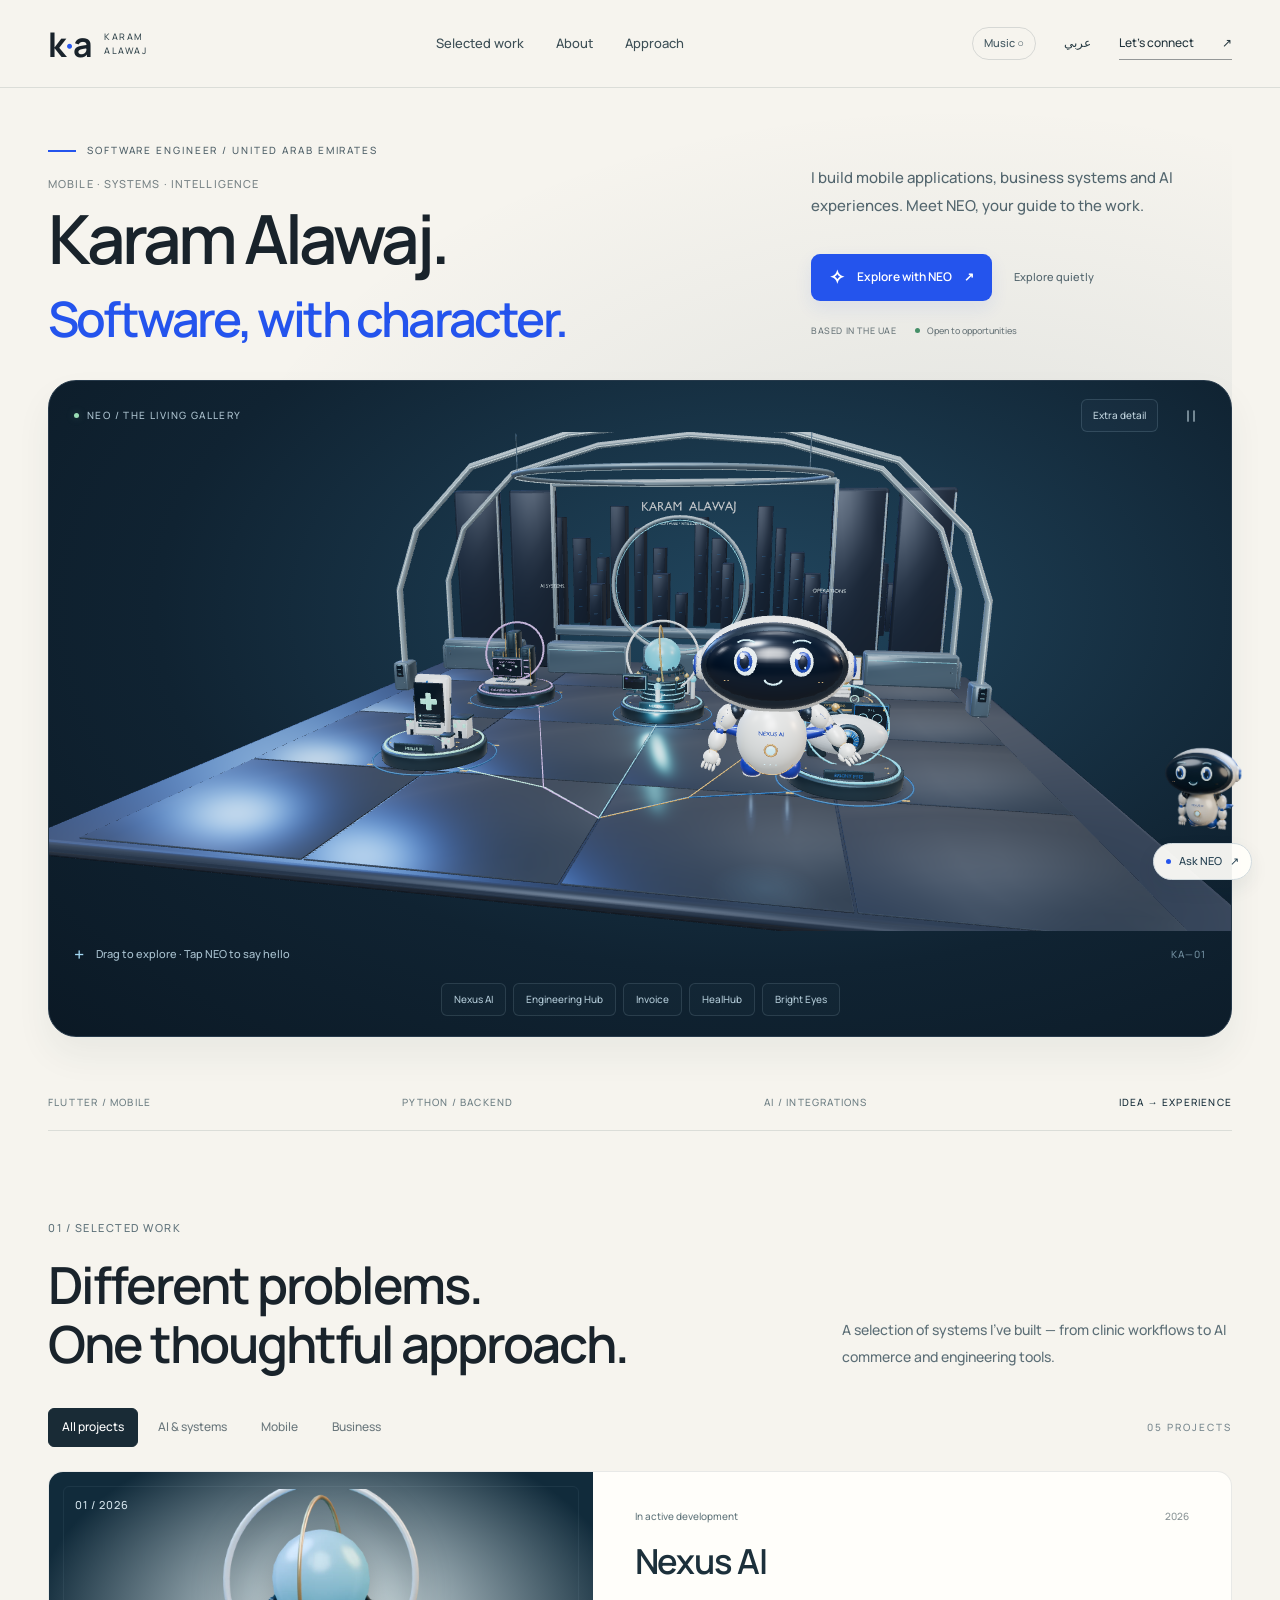
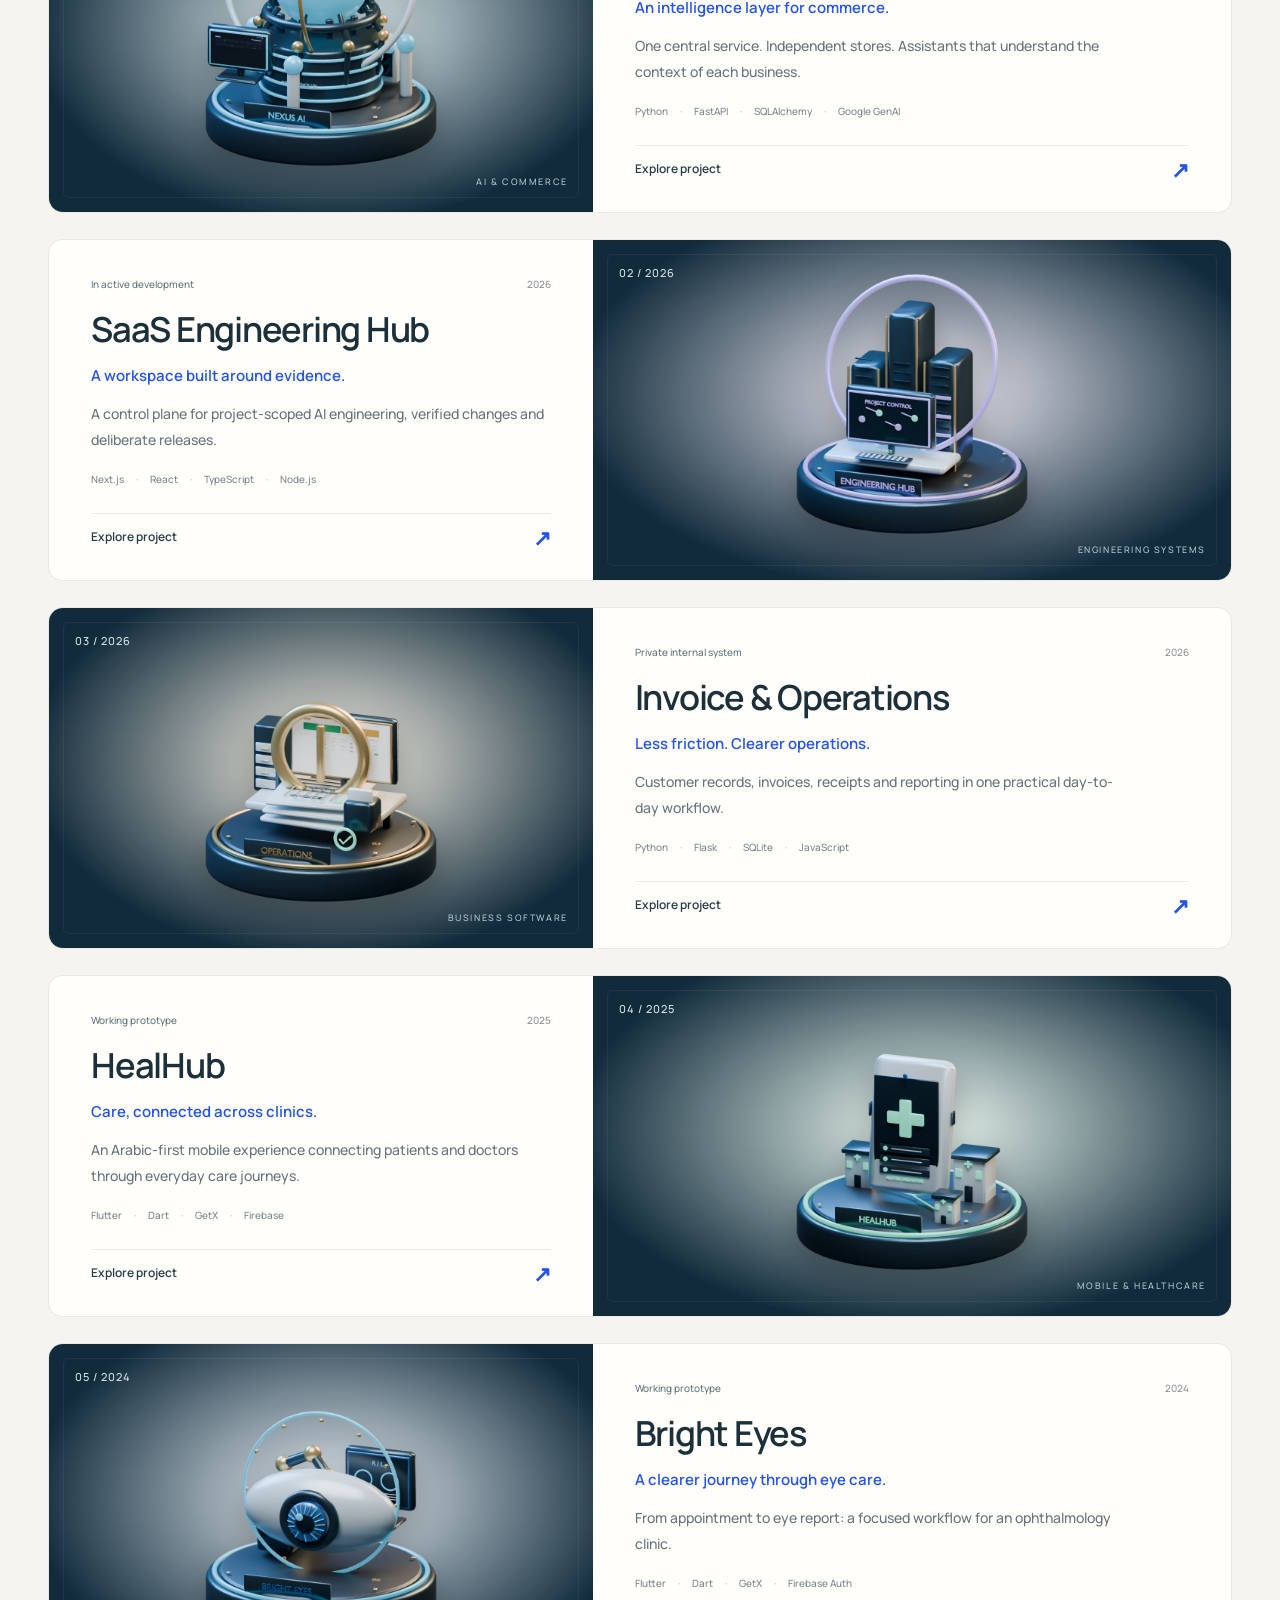
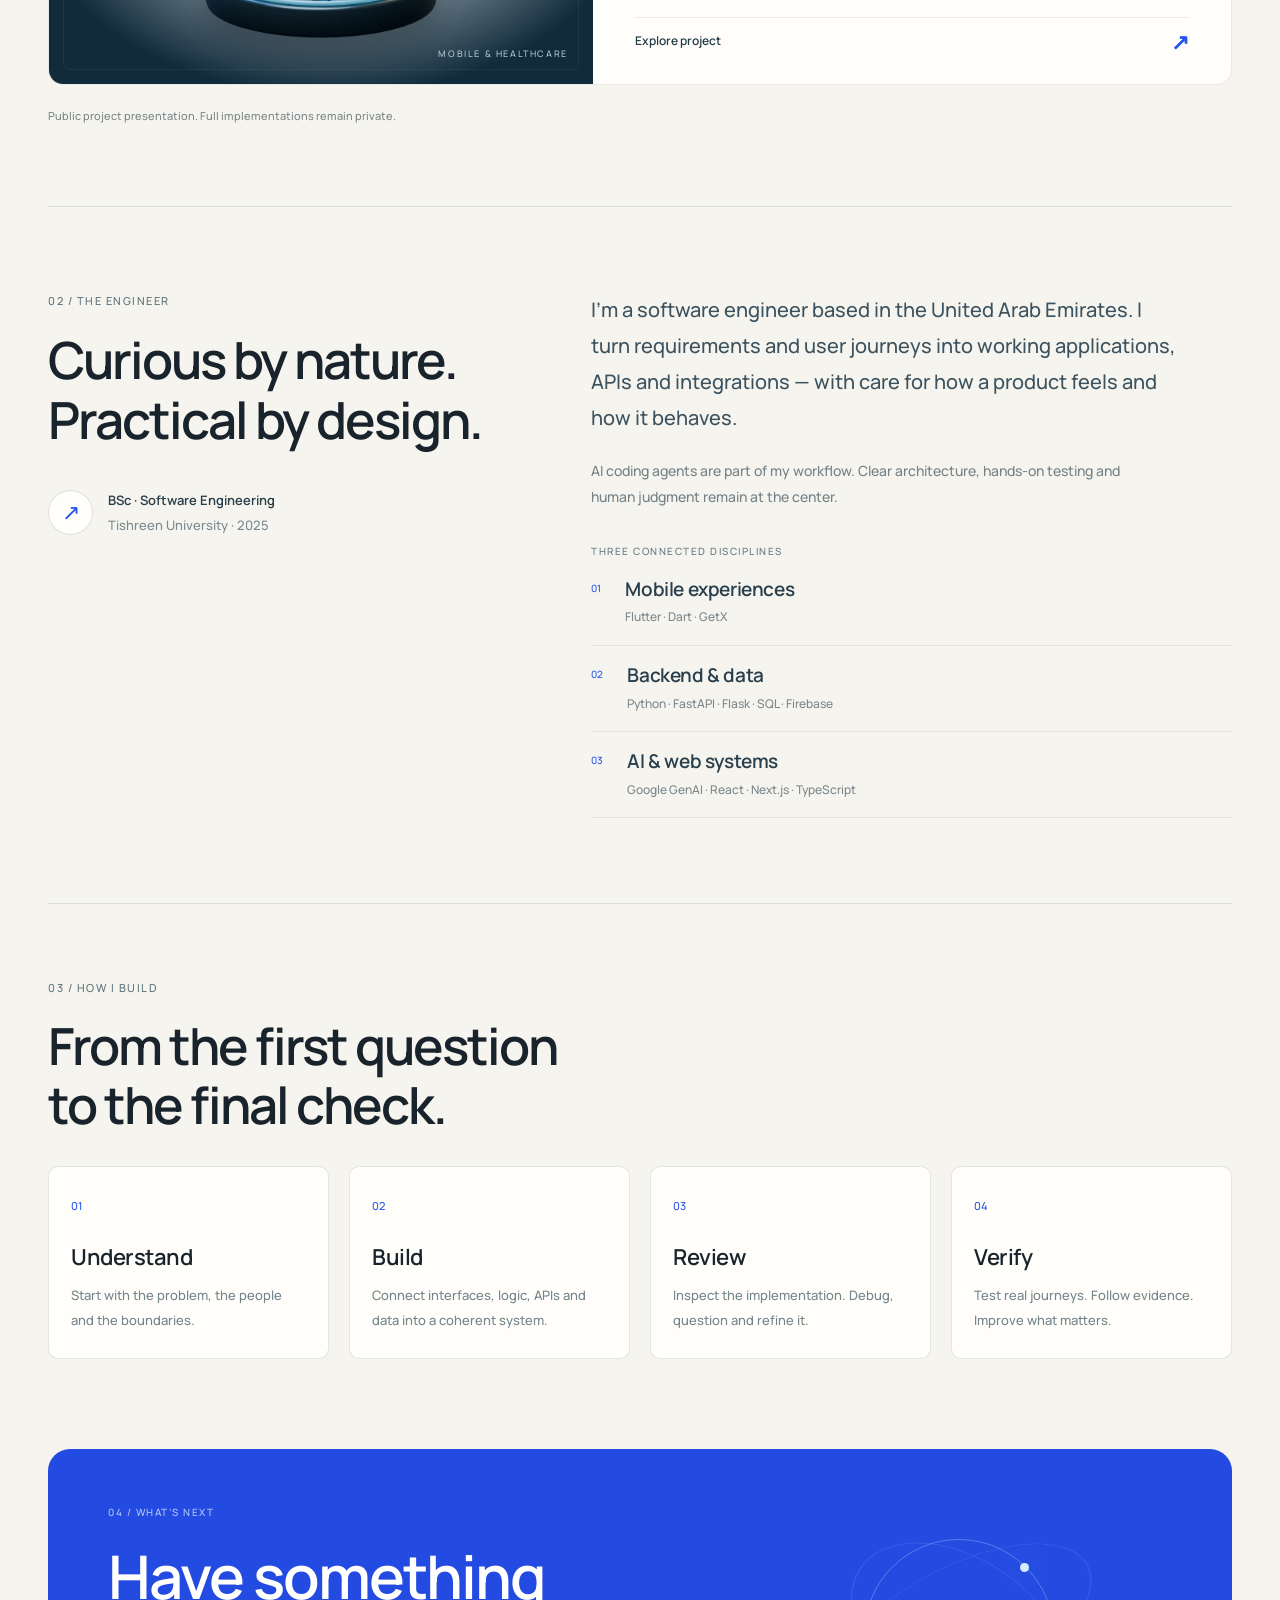
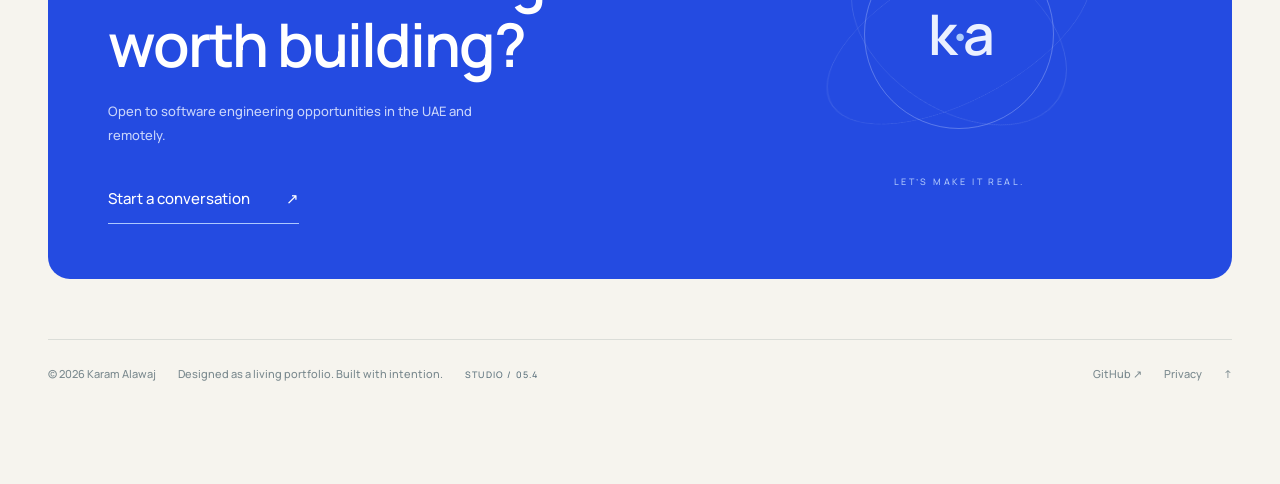
<file: index.html>
<!doctype html>
<html lang="en" dir="ltr">
<head>
 <meta charset="utf-8"><meta name="viewport" content="width=device-width,initial-scale=1,viewport-fit=cover,interactive-widget=resizes-content">
 <meta name="theme-color" content="#f6f4ee">
 <meta http-equiv="Content-Security-Policy" content="default-src 'self'; script-src 'self' 'wasm-unsafe-eval'; worker-src 'self' blob:; style-src 'self' 'unsafe-inline'; img-src 'self' data: blob:; font-src 'self'; connect-src 'self' blob: https://nexus-ai-backend-dx6m.onrender.com; object-src 'none'; base-uri 'self'; form-action 'self'; upgrade-insecure-requests">
 <title>Karam Alawaj — Software, thoughtfully engineered.</title>
 <meta name="description" content="Karam Alawaj, AI-native software engineer based in the UAE. Explore Flutter applications, AI commerce and engineering systems through a 3D portfolio guided by NEXUS AI.">
 <link rel="canonical" href="https://karamalawaj.github.io/">
 <meta property="og:title" content="Karam Alawaj — A living portfolio"><meta property="og:description" content="Engineering with a human touch. Explore five projects with NEXUS AI."><meta property="og:type" content="website"><meta property="og:url" content="https://karamalawaj.github.io/"><meta property="og:image" content="https://karamalawaj.github.io/assets/social.jpg">
 <meta name="twitter:card" content="summary_large_image">
 <link rel="icon" href="./assets/mark.svg" type="image/svg+xml"><link rel="stylesheet" href="./assets/site.css?v=86c0a37c1233">
 <link rel="preload" href="./assets/manrope-latin-600-normal.woff2" as="font" type="font/woff2" crossorigin>
 <script type="application/ld+json">{"@context":"https://schema.org","@type":"Person","name":"Karam Alawaj","url":"https://karamalawaj.github.io/","jobTitle":"AI-Native Software Engineer","sameAs":["https://github.com/Karamalawaj"],"alumniOf":{"@type":"CollegeOrUniversity","name":"Tishreen University"}}</script>
</head>
<body>
<a class="skip" href="#work">Skip to projects</a>
<header class="site-header">
 <a class="brand" href="#home" aria-label="Karam Alawaj — home"><span class="brand-mark">k<span>·</span>a</span><span class="brand-name">KARAM<br>ALAWAJ</span></a>
 <nav aria-label="Main navigation"><a href="#work" data-t="work">Selected work</a><a href="#about" data-t="about">About</a><a href="#approach" data-t="approach">Approach</a></nav>
 <div class="header-actions"><button class="music-toggle" id="music-toggle" type="button" aria-pressed="false" data-t="music">Music</button><button class="language" id="language" aria-label="Switch to Arabic">عربي</button><a class="contact-link" href="#contact"><span data-t="contact">Let’s connect</span><span aria-hidden="true">↗</span></a></div>
</header>
<main>
 <section class="hero shell" id="home">
  <div class="hero-copy">
   <div class="eyebrow"><span class="short-line"></span><span data-t="role">AI-NATIVE SOFTWARE ENGINEER</span></div>
   <p class="hero-name" data-t="heroLabel">MOBILE · SYSTEMS · INTELLIGENCE</p>
   <h1 data-html="hero">Karam Alawaj.<br><em>Software, with character.</em></h1>
   <p class="intro" data-t="intro">I’m Karam. I build mobile apps, intelligent systems and the connections between them.</p>
   <div class="hero-actions"><button class="primary" id="start-tour"><span class="spark" aria-hidden="true">✧</span><span data-t="tour">Take a tour with NEXUS</span><span aria-hidden="true">↗</span></button><button class="quiet-tour" id="silent-tour" type="button" data-t="silentTour">Quiet tour</button><a class="text-link" href="#work"><span data-t="explore">Explore the work</span><span aria-hidden="true">↓</span></a></div>
   <div class="hero-meta"><span data-t="based">BASED IN THE UAE</span><span class="availability"><i></i><span data-t="available">Open to opportunities</span></span></div>
  </div>
  <div class="workshop-wrap">
   <div class="workshop-top"><span><i></i><span data-t="studio">THE DIGITAL WORKSHOP</span></span><button class="detail-toggle" id="detail-toggle" type="button" aria-pressed="false">Extra detail</button><button class="icon-button" id="motion" aria-label="Reduce motion" title="Reduce motion"><svg viewBox="0 0 24 24" aria-hidden="true"><path d="M8 5v14M16 5v14"/></svg></button></div>
   <div id="atelier" class="atelier" aria-label="Interactive 3D workshop with five project sculptures"><img class="atelier-poster" src="./assets/studio/studio-poster.webp?v=aurora5" alt="Karam’s future atelier, five project stations and NEO the robot guide" width="1200" height="1100"><span id="scene-load" class="scene-load" data-t="loading">Opening the workshop</span><div id="scene-tooltip" class="scene-tooltip" hidden></div></div>
   <div class="workshop-bottom"><span class="crosshair" aria-hidden="true">+</span><span data-t="sceneHint">Drag to explore · Tap NEO to say hello</span><span class="scene-id">KA—01</span></div>
   <div class="sculpture-selector" id="sculptures" aria-label="Explore a project"></div>
  </div>
 </section>
 <div class="discipline-strip shell"><span>FLUTTER / MOBILE</span><span>PYTHON / BACKEND</span><span>AI / INTEGRATIONS</span><span class="strip-end">IDEA → EXPERIENCE</span></div>
 <section class="work-section shell" id="work">
  <div class="section-heading"><div><p class="eyebrow" data-t="worksLabel">01 / SELECTED WORK</p><h2 data-html="worksTitle">Different problems.<br>One thoughtful approach.</h2></div><p data-t="worksIntro">A selection of systems I’ve built — from clinic workflows to AI commerce and engineering tools.</p></div>
  <div class="work-filters" aria-label="Filter projects"><button class="active" data-filter="all" aria-pressed="true" data-t="all">All projects</button><button data-filter="ai" aria-pressed="false" data-t="ai">AI & systems</button><button data-filter="mobile" aria-pressed="false" data-t="mobile">Mobile</button><button data-filter="business" aria-pressed="false" data-t="business">Business</button><span class="project-count" id="project-count">05 PROJECTS</span></div>
  <div class="project-grid" id="projects"><article class="project-card" data-project="nexus" style="--project-color:#7cd9ff;--project-wash:#7cd9ff25"><div class="project-visual"><span class="visual-index">01 / 2026</span><img src="./assets/nexus-exhibit.webp" loading="lazy" width="800" height="800" alt="An original 3D interpretation of Nexus AI"><span class="visual-category">AI & COMMERCE</span></div><div class="project-copy"><div class="project-topline"><span>In active development</span><span>2026</span></div><h3>Nexus AI</h3><p class="project-tagline">An intelligence layer for commerce.</p><p class="project-summary">One central service. Independent stores. Assistants that understand the context of each business.</p><div class="project-stack"><span>Python</span><span>FastAPI</span><span>SQLAlchemy</span><span>Google GenAI</span></div><button class="project-link" data-open="nexus"><span>Explore project</span><span aria-hidden="true">↗</span></button></div></article><article class="project-card" data-project="hub" style="--project-color:#bca6ff;--project-wash:#bca6ff25"><div class="project-visual"><span class="visual-index">02 / 2026</span><img src="./assets/hub-exhibit.webp" loading="lazy" width="800" height="800" alt="An original 3D interpretation of SaaS Engineering Hub"><span class="visual-category">ENGINEERING SYSTEMS</span></div><div class="project-copy"><div class="project-topline"><span>In active development</span><span>2026</span></div><h3>SaaS Engineering Hub</h3><p class="project-tagline">A workspace built around evidence.</p><p class="project-summary">A control plane for project-scoped AI engineering, verified changes and deliberate releases.</p><div class="project-stack"><span>Next.js</span><span>React</span><span>TypeScript</span><span>Node.js</span></div><button class="project-link" data-open="hub"><span>Explore project</span><span aria-hidden="true">↗</span></button></div></article><article class="project-card" data-project="invoice" style="--project-color:#e5c083;--project-wash:#e5c08325"><div class="project-visual"><span class="visual-index">03 / 2026</span><img src="./assets/invoice-exhibit.webp" loading="lazy" width="800" height="800" alt="An original 3D interpretation of Invoice & Operations"><span class="visual-category">BUSINESS SOFTWARE</span></div><div class="project-copy"><div class="project-topline"><span>Private internal system</span><span>2026</span></div><h3>Invoice & Operations</h3><p class="project-tagline">Less friction. Clearer operations.</p><p class="project-summary">Customer records, invoices, receipts and reporting in one practical day-to-day workflow.</p><div class="project-stack"><span>Python</span><span>Flask</span><span>SQLite</span><span>JavaScript</span></div><button class="project-link" data-open="invoice"><span>Explore project</span><span aria-hidden="true">↗</span></button></div></article><article class="project-card" data-project="healhub" style="--project-color:#83e2c0;--project-wash:#83e2c025"><div class="project-visual"><span class="visual-index">04 / 2025</span><img src="./assets/healhub-preview.webp" loading="lazy" width="800" height="800" alt="An original 3D interpretation of HealHub"><span class="visual-category">MOBILE & HEALTHCARE</span></div><div class="project-copy"><div class="project-topline"><span>Working prototype</span><span>2025</span></div><h3>HealHub</h3><p class="project-tagline">Care, connected across clinics.</p><p class="project-summary">An Arabic-first mobile experience connecting patients and doctors through everyday care journeys.</p><div class="project-stack"><span>Flutter</span><span>Dart</span><span>GetX</span><span>Firebase</span></div><button class="project-link" data-open="healhub"><span>Explore project</span><span aria-hidden="true">↗</span></button></div></article><article class="project-card" data-project="eyes" style="--project-color:#8bbfff;--project-wash:#8bbfff25"><div class="project-visual"><span class="visual-index">05 / 2024</span><img src="./assets/eyes-preview.webp" loading="lazy" width="800" height="800" alt="An original 3D interpretation of Bright Eyes"><span class="visual-category">MOBILE & HEALTHCARE</span></div><div class="project-copy"><div class="project-topline"><span>Working prototype</span><span>2024</span></div><h3>Bright Eyes</h3><p class="project-tagline">A clearer journey through eye care.</p><p class="project-summary">From appointment to eye report: a focused workflow for an ophthalmology clinic.</p><div class="project-stack"><span>Flutter</span><span>Dart</span><span>GetX</span><span>Firebase Auth</span></div><button class="project-link" data-open="eyes"><span>Explore project</span><span aria-hidden="true">↗</span></button></div></article></div>
  <p class="source-note" data-t="note">Public project presentation. Full implementations remain private.</p>
 </section>
 <section class="about-section shell" id="about">
  <div class="about-heading"><p class="eyebrow" data-t="aboutLabel">02 / THE ENGINEER</p><h2 data-html="aboutTitle">Curious by nature.<br>Practical by design.</h2><div class="education"><span class="education-icon" aria-hidden="true">↗</span><div><strong data-t="education">BSc · Software Engineering</strong><span data-t="university">Tishreen University · 2025</span></div></div></div>
  <div class="about-body"><p class="large-copy" data-t="aboutCopy">I’m a software engineer based in the United Arab Emirates. I turn requirements and user journeys into working applications, APIs and integrations — with care for how a product feels and how it behaves.</p><p data-t="aboutCopy2">AI coding agents are part of my workflow. Clear architecture, hands-on testing and human judgment remain at the center.</p><p class="eyebrow" data-t="disciplines">THREE CONNECTED DISCIPLINES</p><div class="capabilities"><div><span>01</span><section><h3 data-t="mobileTitle">Mobile experiences</h3><p data-t="mobileCopy">Flutter · Dart · GetX</p></section></div><div><span>02</span><section><h3 data-t="backendTitle">Backend & data</h3><p data-t="backendCopy">Python · FastAPI · Flask · SQL · Firebase</p></section></div><div><span>03</span><section><h3 data-t="aiTitle">AI & web systems</h3><p data-t="aiCopy">Google GenAI · React · Next.js · TypeScript</p></section></div></div></div>
 </section>
 <section class="approach-section shell" id="approach"><p class="eyebrow" data-t="approachLabel">03 / HOW I BUILD</p><h2 data-html="approachTitle">From the first question<br>to the final check.</h2><div class="process" id="process"></div></section>
 <section class="contact-section shell" id="contact"><div><p class="eyebrow" data-t="contactLabel">04 / WHAT’S NEXT</p><h2 data-html="contactTitle">Have something<br>worth building?</h2><p data-t="contactCopy">Open to software engineering opportunities in the UAE and remotely.</p><a class="email-link" href="mailto:karam.alawaj7@gmail.com"><span data-t="email">Start a conversation</span><span aria-hidden="true">↗</span></a></div><div class="contact-orbit" aria-hidden="true"><div class="orbital"><span>k<span>·</span>a</span><i></i></div><small>LET’S MAKE IT REAL.</small></div></section>
</main>
<footer class="shell"><div><span data-t="rights">© 2026 Karam Alawaj</span><span data-t="footer">Designed as a living portfolio. Built with intention.</span><span class="release-label" id="release-label">STUDIO / 05.4</span></div><div><a href="https://github.com/Karamalawaj" target="_blank" rel="noopener noreferrer">GitHub ↗</a><button class="plain" id="privacy-button" data-t="privacy">Privacy</button><a href="#home" aria-label="Back to top">↑</a></div></footer>
<div class="neo-dock" id="neo-dock"><button id="neo-toggle" aria-label="Ask NEXUS" aria-expanded="false" aria-controls="guide-panel"><span id="neo-viewport" class="neo-viewport"><img src="./assets/studio/neo-portrait.webp?v=aurora5" alt="" class="neo-fallback"></span><span class="neo-tag"><i></i><span data-t="ask">Ask NEXUS</span><span aria-hidden="true">↗</span></span></button><div id="neo-hint" class="neo-hint" hidden></div></div>
<dialog id="presentation-dialog" class="presentation-dialog" aria-labelledby="presentation-title">
 <header class="presentation-header"><div><span id="presentation-eyebrow">NEXUS PRESENTS</span><span id="presentation-count">01 / 07</span></div><div><button id="presentation-music" type="button" aria-pressed="false">Music</button><button id="presentation-language" class="presentation-language">AR / EN</button><button id="presentation-close">Exit presentation</button></div></header>
 <div id="presentation-stage" class="presentation-stage"><div class="scene-cue"><span class="scene-cue-mark" aria-hidden="true">⌖</span><span id="scene-cue-label"></span></div><span id="scene-example" class="scene-example"></span></div>
 <div class="presentation-copy"><p id="presentation-state">NEO</p><h2 id="presentation-title">Meet your guide</h2><span id="presentation-stack"></span><p id="presentation-caption" aria-live="polite"></p><a id="presentation-source" target="_blank" rel="noopener noreferrer" hidden>Project showcase</a></div>
 <footer class="presentation-controls"><progress id="presentation-progress" max="1" value="0" aria-label="Presentation progress"></progress><div><button id="presentation-prev">Previous</button><button id="presentation-pause">Pause</button><button id="presentation-next">Next</button></div><div id="presentation-chapters" class="presentation-chapters" aria-label="Tour chapters"></div><div><button id="presentation-replay">Replay this stop</button><button id="presentation-sound" aria-pressed="true">Sound</button><button id="presentation-ask">Ask NEXUS</button></div></footer>
</dialog>
<aside class="guide-panel" id="guide-panel" role="dialog" aria-modal="false" aria-label="NEXUS AI portfolio guide" hidden>
 <header class="guide-header"><div><span class="guide-mark" id="guide-avatar" aria-hidden="true">✧</span><div><strong data-t="guide">NEXUS AI</strong><span data-t="guideSub">Your guide to Karam’s work</span></div></div><div><button class="icon-button" id="sound" aria-label="Enable narration" aria-pressed="false"><svg viewBox="0 0 24 24" aria-hidden="true"><path d="M11 5 6 9H3v6h3l5 4V5Z M16 8c3 2 3 6 0 8M19 5c6 4 6 10 0 14"/></svg></button><button class="icon-button" id="guide-close" aria-label="Close guide"><svg viewBox="0 0 24 24" aria-hidden="true"><path d="m6 6 12 12M18 6 6 18"/></svg></button></div></header>
 <div class="guide-status"><i></i><span id="guide-state" data-t="connected">AI guide</span><button id="panel-tour" class="plain" data-t="tour">Take a tour with NEXUS</button></div>
 <section class="voice-player" id="voice-player" aria-label="Spoken answer" hidden><div class="voice-player-top"><span id="voice-label">NEO · VOICE</span><span class="voice-bars" aria-hidden="true"><i></i><i></i><i></i><i></i><i></i></span><div><button id="voice-pause" type="button">Pause</button><button id="voice-retry" type="button">Replay</button></div></div><p id="spoken-caption"></p><progress id="voice-progress" max="1" value="0" aria-label="Spoken answer progress"></progress><span id="voice-note" class="voice-note"></span></section>
 <div class="guide-context" id="guide-context" hidden></div><div class="messages" id="messages" role="log" aria-live="polite" aria-relevant="additions text"></div>
 <div class="quick-questions" id="quick-questions"></div>
 <details class="voice-settings"><summary data-t="voiceSettings">Voice &amp; atmosphere</summary><div class="voice-settings-grid"><label><span data-t="voiceChoice">Conversation voice</span><select id="voice-mode"><option value="device" data-t="deviceVoice">Device voice · no Gemini TTS</option><option value="cloud" data-t="cloudVoice">NEO voice · online</option><option value="off" data-t="textOnly">Text only</option></select></label><label id="device-voice-field"><span data-t="deviceSpeaker">Device speaker</span><select id="device-speaker"></select></label><label class="music-level"><span data-t="musicLevel">Music level</span><input id="music-level" type="range" min="0" max="50" value="22"></label></div></details><form id="chat-form"><label class="sr-only" for="question">Ask NEXUS AI</label><textarea id="question" rows="1" maxlength="1200" placeholder="What would you like to explore?" required></textarea><button id="interrupt" class="interrupt" type="button" hidden aria-label="Interrupt NEO">■</button><button id="send" type="submit" aria-label="Send message"><svg viewBox="0 0 24 24" aria-hidden="true"><path d="M12 19V5m-6 6 6-6 6 6"/></svg></button></form>
 <p class="chat-privacy" data-t="chatPrivacy">Messages you send go to NEXUS AI for a reply. No page tracking or microphone recording.</p>
</aside>
<dialog id="project-dialog" class="project-dialog" aria-labelledby="project-dialog-title"><button class="modal-close icon-button" id="project-close" aria-label="Close project"><svg viewBox="0 0 24 24" aria-hidden="true"><path d="m6 6 12 12M18 6 6 18"/></svg></button><div id="project-detail"></div></dialog>
<dialog id="privacy-dialog" class="privacy-dialog" aria-labelledby="privacy-title"><button class="modal-close icon-button" id="privacy-close" aria-label="Close privacy notice">×</button><h2 id="privacy-title" data-t="privacyTitle">A small, respectful footprint.</h2><p data-t="privacyCopy"></p></dialog>
<noscript><p class="shell">JavaScript is needed for the interactive 3D workshop and NEXUS AI. The project cards and contact links remain available.</p></noscript>
<script type="module" src="./assets/site.js?v=86c0a37c1233"></script>
</body></html>
</file>
<file: assets/site.css>
@font-face{font-family:Space;src:url(./space-grotesk-latin-500-normal.woff2) format("woff2");font-weight:500;font-display:swap}@font-face{font-family:DM;src:url(./dm-sans-latin-400-normal.woff2) format("woff2");font-weight:400;font-display:swap}@font-face{font-family:DM;src:url(./dm-sans-latin-500-normal.woff2) format("woff2");font-weight:500 800;font-display:swap}@font-face{font-family:Arabic;src:url(./noto-sans-arabic-arabic-400-normal.woff2) format("woff2");font-weight:400;font-display:swap}@font-face{font-family:Arabic;src:url(./noto-sans-arabic-arabic-600-normal.woff2) format("woff2");font-weight:500 800;font-display:swap}:root{color-scheme:dark;--bg:#0b1219;--surface:#14212c;--ink:#f2f3ef;--muted:#a1aebb;--line:#b8d2e31c;--blue:#a8e0ed;--font:DM,Arial,sans-serif;--display:Space,DM,sans-serif}*{box-sizing:border-box}html{scroll-behavior:smooth;scroll-padding-top:95px}body{margin:0;background:var(--bg);color:var(--ink);font-family:var(--font);font-size:15px;line-height:1.65;-webkit-font-smoothing:antialiased}button,input,textarea{font:inherit}button,a{-webkit-tap-highlight-color:transparent}button{cursor:pointer}button:disabled{cursor:wait;opacity:.5}a{color:inherit;text-decoration:none}button{color:inherit}button:focus-visible,a:focus-visible,textarea:focus-visible{outline:2px solid var(--blue);outline-offset:5px}button svg{width:20px;height:20px;fill:none;stroke:currentColor;stroke-width:1.5;stroke-linecap:round;stroke-linejoin:round}button{border:0}h1,h2,h3,p{margin:0}h1,h2,h3{font-family:var(--display);font-weight:500}h2{font-size:clamp(32px,4vw,52px);line-height:1.14;letter-spacing:-1.7px}h3{line-height:1.3}em{font-style:normal;color:var(--blue)}[hidden]{display:none!important}.shell{width:min(1260px,calc(100% - 112px));margin-inline:auto}.eyebrow{font-size:11px;font-weight:500;letter-spacing:2px;color:var(--muted)}.short-line{display:inline-block;width:25px;height:1px;background:var(--blue)}.plain{background:none;padding:0;color:var(--muted);font-size:12px}.plain:hover{color:var(--ink)}.icon-button{width:38px;height:38px;border-radius:50%;background:transparent;display:inline-flex;align-items:center;justify-content:center;color:var(--muted)}.icon-button:hover{background:#ffffff0b;color:var(--ink)}.sr-only{position:absolute;width:1px;height:1px;padding:0;overflow:hidden;clip:rect(0,0,0,0);white-space:nowrap}.skip{position:fixed;top:-100px;left:20px;z-index:1000;padding:12px 18px;background:var(--blue);color:var(--bg)}.skip:focus{top:10px}.site-header{height:103px;padding:0 56px;border-bottom:1px solid var(--line);display:flex;align-items:center;justify-content:space-between;gap:26px;position:relative;z-index:5;background:var(--bg)}.brand{display:flex;align-items:center;gap:14px}.brand-mark{font-family:var(--display);font-size:34px;letter-spacing:-3px;line-height:1}.brand-mark>span{color:var(--blue);margin-inline:2px}.brand-name{font-size:9px;letter-spacing:1.6px;line-height:1.55}.site-header nav{display:flex;gap:32px;color:var(--muted);font-size:13px}.site-header nav a:hover{color:var(--ink)}.header-actions{display:flex;align-items:center;gap:24px}.language{background:none;font-size:12px;color:var(--muted)}.contact-link{border:1px solid #ffffff26;border-radius:5px;padding:10px 16px;font-size:12px;display:flex;gap:28px}.contact-link:hover{border-color:var(--blue)}.hero{min-height:650px;height:min(770px,calc(100vh - 105px));display:grid;grid-template-columns:46% 54%;align-items:center;position:relative;padding-block:30px 48px}.hero-copy{position:relative;z-index:2;padding-top:17px}.hero-copy>.eyebrow{display:flex;gap:12px;align-items:center;font-size:9px;letter-spacing:1.7px}.hero-name{font-size:12px;letter-spacing:3px;margin:26px 0 14px;color:#bdc7d3}.hero h1{font-size:clamp(48px,5.65vw,82px);line-height:1.07;letter-spacing:-3.8px;max-width:690px}.intro{max-width:360px;color:var(--muted);margin-top:27px;font-size:16px;line-height:1.8}.hero-actions{display:flex;align-items:center;gap:25px;margin-top:32px;flex-wrap:wrap}.primary{display:inline-flex;align-items:center;gap:12px;background:var(--blue);color:#0a2030;padding:15px 18px;border-radius:5px;font-size:12px;font-weight:500;transition:background .2s,transform .2s;white-space:nowrap}.primary:hover{background:#c5edff;transform:translateY(-2px)}.spark{font-size:22px;line-height:1}.text-link{display:inline-flex;gap:13px;font-size:12px;color:#b9c3ce}.text-link:hover{color:var(--blue)}.hero-meta{display:flex;align-items:center;gap:23px;margin-top:48px;font-size:9px;letter-spacing:1px;color:var(--muted)}.availability{display:flex;align-items:center;gap:7px;letter-spacing:0}.availability i,.workshop-top i,.neo-tag i,.guide-status i{display:inline-block;width:5px;height:5px;background:#9addb5;border-radius:50%;box-shadow:0 0 8px #9addb540}.workshop-wrap{position:relative;align-self:stretch;display:flex;flex-direction:column;justify-content:center;min-width:0}.workshop-wrap:before{content:"";position:absolute;inset:10% -12% 0 -5%;background:radial-gradient(ellipse at 50% 50%,#17314877,transparent 64%);pointer-events:none}.workshop-top{display:flex;align-items:center;justify-content:space-between;padding-inline:22px;position:relative;z-index:2;font-size:9px;letter-spacing:2px;color:var(--muted)}.workshop-top>span{display:flex;gap:8px;align-items:center}.atelier{height:470px;position:relative;touch-action:pan-y;isolation:isolate}.atelier canvas{display:block;width:100%;height:100%;position:absolute;inset:0;z-index:1;transition:opacity .4s;touch-action:pan-y}.atelier-poster{width:110%;height:110%;object-fit:contain;position:absolute;inset:-5%;opacity:.7;transition:opacity .5s}.atelier.ready .atelier-poster{opacity:0}.scene-load{position:absolute;inset:auto 0 30px;text-align:center;font-size:10px;color:var(--muted);z-index:2}.atelier.ready .scene-load{display:none}.scene-tooltip{position:absolute;z-index:3;pointer-events:none;padding:7px 13px;border:1px solid #8abed55c;border-radius:5px;background:#0c1622ed;font-size:12px;white-space:nowrap}.workshop-bottom{display:flex;align-items:center;gap:12px;padding:8px 22px;font-size:10px;color:var(--muted);position:relative;z-index:2}.crosshair{font-size:21px;color:var(--blue)}.scene-id{margin-inline-start:auto;letter-spacing:1px;font-size:9px}.sculpture-selector{display:flex;gap:6px;justify-content:center;padding-top:10px;position:relative;z-index:2}.sculpture-selector button{background:#ffffff04;border:1px solid var(--line);border-radius:4px;padding:5px 9px;font-size:9px;color:var(--muted)}.sculpture-selector button:hover,.sculpture-selector button.active{color:var(--blue);border-color:#9cdef53a;background:#9cdef509}.discipline-strip{display:flex;gap:42px;align-items:center;justify-content:space-between;padding-block:25px;border-top:1px solid var(--line);border-bottom:1px solid var(--line);font-size:9px;letter-spacing:1.6px;color:#697586}.discipline-strip .strip-end{color:#b6c0cd}.work-section{padding-top:105px;padding-bottom:95px}.section-heading{display:flex;gap:60px;align-items:flex-end;justify-content:space-between}.section-heading h2{margin-top:22px}.section-heading>p{color:var(--muted);max-width:320px;font-size:14px;line-height:1.8;padding-bottom:3px}.work-filters{display:flex;gap:8px;align-items:center;margin:43px 0 26px}.work-filters button{padding:9px 15px;background:transparent;border:1px solid transparent;font-size:11px;color:var(--muted);border-radius:4px}.work-filters button.active{background:#ffffff07;border-color:#ffffff20;color:var(--ink)}.work-filters button:hover{color:var(--ink)}.project-count{font-size:9px;letter-spacing:2px;color:#687486;margin-inline-start:auto}.project-grid{display:grid;grid-template-columns:repeat(6,1fr);gap:24px}.project-card{grid-column:span 3;border:1px solid var(--line);background:linear-gradient(135deg,#121922,#0c1118);border-radius:9px;overflow:hidden;transition:border-color .2s,transform .2s;min-width:0;position:relative}.project-card:hover{border-color:#8aa5bb4d;transform:translateY(-3px)}.project-card:first-child{grid-column:span 6;display:grid;grid-template-columns:49% 51%;min-height:365px}.project-visual{height:250px;overflow:hidden;position:relative;background:radial-gradient(ellipse at 50% 70%,var(--project-wash,#163346),#101923)}.project-visual img{width:88%;height:83%;object-fit:contain;position:absolute;top:10%;left:6%;filter:drop-shadow(0 12px 16px #0007);transition:transform .6s}.project-card:hover .project-visual img{transform:translateY(-4px) scale(1.02)}.project-card:first-child .project-visual{height:100%;min-height:350px;order:2}.project-card:first-child .project-visual img{width:96%;left:2%;height:82%;top:12%;object-fit:contain}.visual-index{position:absolute;top:20px;left:22px;font-size:10px;letter-spacing:2px;color:var(--project-color)}.visual-category{position:absolute;bottom:16px;right:22px;font-size:8px;letter-spacing:1.5px;color:#b0bac9}.project-copy{padding:25px 27px}.project-topline{display:flex;align-items:center;justify-content:space-between;font-size:9px;color:var(--muted);margin-bottom:11px}.project-topline span:first-child{color:var(--project-color)}.project-copy h3{font-size:24px;letter-spacing:-.7px}.project-copy .project-tagline{font-size:12px;color:var(--project-color);margin-top:8px}.project-copy .project-summary{color:var(--muted);font-size:12px;line-height:1.8;margin-top:13px;max-width:450px}.project-stack{display:flex;flex-wrap:wrap;gap:6px;margin:21px 0}.project-stack span{font-size:9px;color:#9cabb9;border:1px solid #ffffff0c;border-radius:3px;padding:3px 7px}.project-link{width:100%;background:none;border-top:1px solid var(--line);padding:16px 0 0;display:flex;justify-content:space-between;font-size:11px}.project-link>span:last-child{font-size:18px;color:var(--project-color);line-height:1}.project-link:hover{color:var(--project-color)}.source-note{font-size:10px;color:#737f8f;margin-top:20px}.about-section{display:grid;grid-template-columns:46% 54%;border-top:1px solid var(--line);padding-block:95px;gap:30px}.about-heading h2{margin-top:23px}.education{display:flex;align-items:center;gap:15px;margin-top:60px}.education-icon{font-size:22px;display:grid;place-items:center;width:43px;height:43px;border:1px solid #ffffff20;border-radius:50%;color:var(--blue)}.education strong{font-size:12px;font-weight:500;display:block}.education div>span{font-size:11px;color:var(--muted);display:block;margin-top:3px}.about-body{padding-inline-start:10px}.about-body .large-copy{font-size:19px;color:#c0c9d4;line-height:1.8;max-width:550px}.about-body>p:nth-child(2){font-size:13px;color:var(--muted);line-height:1.9;margin-top:22px;max-width:520px}.about-body>.eyebrow{margin-top:36px}.capabilities>div{display:flex;gap:22px;border-bottom:1px solid var(--line);padding-block:18px}.capabilities>div>span{font-size:9px;color:#6b798c;padding-top:3px}.capabilities h3{font-size:15px}.capabilities p{font-size:11px;color:var(--muted);margin-top:6px}.approach-section{border-top:1px solid var(--line);padding-block:85px 100px}.approach-section h2{margin-top:21px}.process{display:grid;grid-template-columns:repeat(4,1fr);gap:35px;margin-top:55px}.process article{border-top:1px solid #ffffff25;padding-top:19px}.process article>span{font-size:10px;color:var(--blue)}.process h3{font-size:18px;margin:24px 0 12px}.process p{font-size:12px;color:var(--muted);line-height:1.9;max-width:230px}.contact-section{border-top:1px solid var(--line);display:grid;grid-template-columns:60% 40%;padding-block:85px 95px;align-items:center}.contact-section h2{font-size:clamp(40px,5.5vw,72px);letter-spacing:-2.8px;margin-top:23px}.contact-section p:not(.eyebrow){font-size:13px;color:var(--muted);margin-top:20px}.email-link{display:inline-flex;align-items:center;gap:60px;border-bottom:1px solid var(--blue);padding-block:18px 12px;margin-top:19px;font-size:16px;color:var(--blue)}.email-link:hover{color:var(--ink)}.contact-orbit{text-align:center}.orbital{height:190px;width:190px;border:1px solid #668ab94a;border-radius:50%;margin:auto;display:grid;place-items:center;position:relative}.orbital:before,.orbital:after{content:"";position:absolute;inset:-25px;border:1px solid #668ab918;border-radius:50%;transform:rotateX(45deg) rotateY(25deg)}.orbital:after{inset:-52px;transform:rotateX(60deg) rotateY(-25deg)}.orbital>span{font-family:var(--display);font-size:56px;letter-spacing:-4px}.orbital>span>span{color:var(--blue)}.orbital i{position:absolute;width:9px;height:9px;background:var(--blue);top:23px;right:24px;border-radius:50%;box-shadow:0 0 24px #75cfff9c}.contact-orbit small{display:block;font-size:8px;letter-spacing:2.4px;color:var(--muted);margin-top:45px}footer{border-top:1px solid var(--line);padding-block:27px 37px;display:flex;justify-content:space-between;gap:28px;font-size:10px;color:#6c7c8e}footer>div{display:flex;gap:30px}footer a:hover{color:var(--ink)}footer .plain{font-size:10px}.neo-dock{position:fixed;bottom:22px;right:25px;z-index:20;pointer-events:none}.neo-dock button{pointer-events:auto;background:none;padding:0;display:flex;align-items:center;flex-direction:column;position:relative}.neo-viewport{width:112px;height:117px;display:block;position:relative;margin-bottom:-7px}.neo-viewport canvas{position:absolute;inset:0;width:100%;height:100%;display:block}.neo-fallback{width:100%;height:100%;object-fit:contain}.neo-viewport.ready .neo-fallback{display:none}.neo-tag{display:flex;align-items:center;gap:8px;font-size:10px;color:#c2ddec;background:#152331ef;padding:8px 12px;border:1px solid #b0d7f031;border-radius:30px;box-shadow:0 8px 20px #0004}.neo-tag i{background:var(--blue)}.neo-dock button:hover .neo-tag{border-color:var(--blue)}.neo-hint{position:absolute;bottom:125px;right:0;width:228px;border:1px solid #b0d7f025;border-radius:10px;padding:12px 14px;background:#15212eed;font-size:12px;color:#bed0e0}.neo-hint:after{content:"";position:absolute;bottom:-5px;right:52px;width:8px;height:8px;background:#15212e;border-inline-end:1px solid #b0d7f025;border-bottom:1px solid #b0d7f025;transform:rotate(45deg)}.guide-panel{position:fixed;z-index:30;right:25px;bottom:25px;width:390px;max-height:calc(var(--viewport-height,100vh) - 35px);height:610px;background:#101923f7;border:1px solid #a2c9e02f;border-radius:14px;box-shadow:0 20px 100px #000a;display:flex;flex-direction:column;overflow:hidden;backdrop-filter:blur(24px)}.guide-header{display:flex;justify-content:space-between;padding:17px 18px 13px;border-bottom:1px solid var(--line);flex-shrink:0}.guide-header>div{display:flex;align-items:center;gap:10px}.guide-mark{font-size:29px;color:var(--blue)}.guide-header strong{display:block;font-size:11px;letter-spacing:1.3px}.guide-header div div span{font-size:10px;color:var(--muted)}.guide-header .icon-button{width:31px;height:31px}.guide-status{display:flex;align-items:center;gap:7px;padding:10px 20px;color:var(--muted);font-size:9px;flex-shrink:0}.guide-status .plain{font-size:9px;margin-inline-start:auto;color:var(--blue)}.messages{padding:8px 19px 15px;overflow-y:auto;flex:1;min-height:75px;overscroll-behavior:contain;scrollbar-width:thin}.message{margin-block:12px}.message>span{display:block;font-size:9px;color:#6a91aa;letter-spacing:1px;margin-bottom:6px}.message p{padding:12px 14px;border-radius:9px;background:#ffffff06;font-size:13px;line-height:1.8;white-space:pre-wrap;overflow-wrap:anywhere}.message.user{margin-inline-start:34px}.message.user p{background:#9bd5f012;color:#d5e7f5}.message.user>span{color:#8b9daf}.message.error p{color:#e9c591}.message-sources{display:flex;flex-wrap:wrap;gap:5px;margin-top:9px}.message-sources a{font-size:10px;border:1px solid #9bd5f025;border-radius:3px;padding:4px 7px;color:var(--blue)}.quick-questions{display:flex;gap:5px;flex-wrap:wrap;padding:0 19px 12px;flex-shrink:0}.quick-questions button{border:1px solid #a2c9e027;background:none;border-radius:5px;padding:6px 8px;font-size:10px;color:#b9ccd9}.quick-questions button:hover{border-color:var(--blue)}#chat-form{display:flex;align-items:flex-end;gap:10px;margin:0 16px;border:1px solid #b0d7f027;border-radius:8px;background:#080e1666;padding:10px}#question{background:none;color:var(--ink);border:0;outline:none;resize:none;flex:1;min-width:0;font-size:12px;line-height:1.6;padding:3px;max-height:86px}#question::placeholder{color:#71899b}#send{display:grid;place-items:center;background:var(--blue);color:#102333;width:31px;height:31px;flex-shrink:0;border-radius:5px}#send svg{width:17px}.chat-privacy{padding:9px 20px 13px;color:#637689;font-size:8px;line-height:1.6;flex-shrink:0}.tour-content{margin:4px 17px 15px;border:1px solid #a2c9e027;border-radius:8px;padding:15px;flex-shrink:0;background:linear-gradient(120deg,#102334,#14202b)}.tour-label{display:flex;justify-content:space-between;font-size:9px;color:var(--blue);letter-spacing:1px;margin-bottom:9px}.tour-content h3{font-size:18px;line-height:1.3;margin-bottom:10px}.tour-content>p{font-size:11px;color:#a9bfce;line-height:1.8}.tour-content .tour-controls{display:flex;justify-content:space-between;align-items:center;margin-top:16px}.tour-controls button{font-size:10px;border-radius:4px;background:none;color:var(--muted);padding:7px}.tour-controls button:last-child{background:var(--blue);color:#0b263b;padding-inline:14px}.tour-source{font-size:10px;color:var(--blue);display:inline-block;margin-top:11px}.tour-source:hover{text-decoration:underline}.guide-panel.touring .quick-questions{display:none}.guide-panel.touring .messages{flex:1}.guide-panel.touring .message:first-child{display:none}.guide-panel.touring .tour-content>p{max-height:140px;overflow:auto}dialog{color:var(--ink);background:#111922;border:1px solid #a2c9e02f;border-radius:13px;padding:0;box-shadow:0 20px 100px #0008}dialog::backdrop{background:#03070ed1;backdrop-filter:blur(9px)}.project-dialog{width:min(920px,calc(100% - 35px));max-height:calc(var(--viewport-height,100vh) - 40px);overflow:auto;scrollbar-width:thin;overscroll-behavior:contain}.modal-close{position:absolute;inset-inline-end:15px;top:13px;z-index:3;background:#0b1522d9;color:var(--ink)}.detail-image{height:300px;background:radial-gradient(ellipse at 50% 50%,var(--project-wash),#0d1623);padding:22px;text-align:center;position:relative}.detail-image img{width:90%;height:100%;object-fit:contain}.detail-content{padding:32px 40px 38px}.detail-content>.eyebrow{color:var(--project-color)}.detail-content h2{margin:12px 0 17px;font-size:35px}.detail-intro{color:#bdc9d6;font-size:15px;line-height:1.9;max-width:720px}.detail-columns{display:grid;grid-template-columns:1fr 1fr;gap:30px;margin-top:30px}.detail-columns h3{font-size:12px;color:var(--project-color);margin-bottom:10px}.detail-columns p,.detail-columns li{font-size:12px;color:var(--muted);line-height:1.8}.detail-columns ul{padding-inline-start:17px;margin:0}.detail-actions{display:flex;gap:20px;align-items:center;margin-top:28px;flex-wrap:wrap}.detail-actions a{font-size:11px}.detail-notes{border-top:1px solid var(--line);padding-top:17px;margin-top:22px;font-size:10px;color:#738498}.privacy-dialog{width:min(600px,calc(100% - 30px));padding:40px}.privacy-dialog h2{font-size:27px;padding-inline-end:35px}.privacy-dialog p{margin-top:25px;font-size:14px;line-height:1.9;color:var(--muted)}html[lang=ar]{--font:Arabic,DM,sans-serif;--display:Arabic,Space,sans-serif}html[lang=ar] h1,html[lang=ar] h2,html[lang=ar] h3{letter-spacing:0;line-height:1.45}html[lang=ar] .hero h1{font-size:clamp(38px,4.7vw,68px);line-height:1.4}html[lang=ar] .hero-copy>.eyebrow{letter-spacing:0;font-size:11px}html[lang=ar] .hero-name,html[lang=ar] .brand,html[lang=ar] .workshop-wrap,html[lang=ar] .contact-orbit{direction:ltr}html[lang=ar] .hero-name{text-align:right}html[lang=ar] .eyebrow{letter-spacing:0}html[lang=ar] .project-stack,html[lang=ar] .capabilities p{direction:ltr;text-align:right}html[lang=ar] .intro{font-size:14px}html[lang=ar] .guide-panel,html[lang=ar] .neo-dock{right:auto;left:25px}html[lang=ar] .neo-hint{right:auto;left:0}html[lang=ar] .hero-actions{gap:17px}html[lang=ar] .hero-meta{font-size:9px;letter-spacing:0}html[lang=ar] .source-note{font-size:9px}@media (min-width:1550px){.hero{height:760px}.atelier{height:520px}}@media (max-width:1150px){.shell{width:calc(100% - 72px)}.site-header{padding-inline:36px}.hero h1{font-size:64px}.hero{grid-template-columns:45% 55%}.hero-actions{gap:17px}.primary{font-size:11px;padding:13px}.atelier{height:420px}.hero-meta{gap:14px;font-size:8px}.about-section{gap:20px}.section-heading{gap:25px}.site-header nav{gap:25px}}@media (max-width:900px){.shell{width:calc(100% - 48px)}.site-header{height:82px;padding-inline:24px}.brand-name{display:none}.site-header nav{gap:19px;font-size:11px}.header-actions{gap:17px}.contact-link{padding:8px 12px;gap:15px}.hero{min-height:0;height:auto;padding-block:46px 30px;grid-template-columns:43% 57%}.hero h1{font-size:48px;letter-spacing:-2px}.hero-copy>.eyebrow{font-size:7px;letter-spacing:1px}.hero-name{font-size:10px;margin-top:18px}.intro{font-size:13px;max-width:285px;margin-top:21px}.hero-actions{margin-top:24px;gap:14px}.text-link{font-size:10px}.primary{font-size:10px;padding:12px;gap:8px}.hero-meta{margin-top:31px;flex-wrap:wrap;gap:8px 17px;font-size:7px}.atelier{height:365px}.workshop-top{font-size:7px;letter-spacing:1px;padding-inline:8px}.workshop-bottom{font-size:8px;padding-inline:8px}.sculpture-selector{gap:4px}.sculpture-selector button{font-size:8px;padding:4px 6px}.discipline-strip{gap:15px;font-size:7px;letter-spacing:1px}.work-section{padding-top:72px}.section-heading>p{font-size:12px;max-width:260px}.section-heading{gap:30px}h2{font-size:36px}.project-visual{height:200px}.project-card:first-child{min-height:340px}.project-copy{padding:20px}.project-copy h3{font-size:22px}.about-section{grid-template-columns:42% 58%;gap:12px;padding-block:70px}.about-body .large-copy{font-size:16px}.process{gap:20px}.contact-section{padding-block:70px}.orbital{width:140px;height:140px}.orbital>span{font-size:46px}.contact-orbit small{font-size:7px}.neo-dock{right:15px;bottom:15px}.neo-viewport{width:94px;height:100px}.neo-tag{font-size:9px;padding:7px 10px}html[lang=ar] .hero h1{font-size:37px}}@media (max-width:650px){html{scroll-padding-top:30px}.shell{width:calc(100% - 38px)}.site-header{height:77px;padding-inline:20px;gap:16px}.brand-mark{font-size:31px}.site-header nav{gap:18px;font-size:10px}.site-header nav a:nth-child(3){display:none}.header-actions{gap:14px}.contact-link{display:none}.language{font-size:11px}.hero{display:flex;flex-direction:column;align-items:stretch;padding-top:35px;padding-bottom:26px;gap:26px}.hero-copy{padding:0}.hero-copy>.eyebrow{font-size:8px;letter-spacing:1.7px}.hero-name{font-size:10px;margin-top:23px;margin-bottom:10px}.hero h1{font-size:clamp(42px,10.8vw,68px);letter-spacing:-2.6px;line-height:1.08}.intro{font-size:13px;max-width:290px;margin-top:20px}.hero-actions{gap:22px;margin-top:24px}.primary{font-size:10px;gap:10px;padding:13px}.text-link{font-size:10px}.hero-meta{margin-top:28px;font-size:7px;gap:20px}.workshop-wrap{min-height:365px;margin-inline:-7px}.atelier{height:315px}.workshop-top,.workshop-bottom{padding-inline:13px}.sculpture-selector{padding-top:6px}.sculpture-selector button{font-size:8px;padding:5px 7px}.discipline-strip{flex-wrap:wrap;justify-content:flex-start;gap:13px 20px;padding-block:19px;font-size:7px}.discipline-strip .strip-end{margin-inline-start:auto}.work-section{padding-top:58px;padding-bottom:52px}.section-heading{display:block}h2{font-size:33px;letter-spacing:-1.2px}.section-heading>p{margin-top:19px;max-width:300px;font-size:12px}.eyebrow{font-size:9px;letter-spacing:1.5px}.section-heading h2{margin-top:17px}.work-filters{margin-top:25px;gap:3px;flex-wrap:wrap}.work-filters button{font-size:9px;padding:7px 9px}.project-count{font-size:7px;letter-spacing:1px}.project-grid{display:block}.project-card,.project-card:first-child{display:flex;flex-direction:column;min-height:0;margin-bottom:19px}.project-card:first-child .project-visual{order:0;height:225px;min-height:225px}.project-visual{height:210px}.project-visual img{height:84%;top:8%}.project-copy{padding:20px}.project-copy h3{font-size:23px}.project-stack{margin:17px 0}.project-stack span{font-size:8px}.project-summary{font-size:12px}.source-note{font-size:9px}.about-section{display:block;padding-block:54px}.education{margin-top:25px}.about-body{padding:0;margin-top:35px}.about-body .large-copy{font-size:16px}.about-body>p:nth-child(2){font-size:12px}.capabilities h3{font-size:14px}.approach-section{padding-block:53px 58px}.process{grid-template-columns:1fr 1fr;gap:24px;margin-top:34px}.process h3{font-size:17px;margin:15px 0 9px}.process p{font-size:11px}.contact-section{grid-template-columns:1fr;padding-block:55px 60px}.contact-section h2{font-size:45px;letter-spacing:-1.7px;line-height:1.12}.contact-section p:not(.eyebrow){font-size:12px;max-width:300px}.contact-orbit{display:none}.email-link{font-size:14px;gap:48px}footer{display:block;padding-bottom:120px;font-size:9px}footer>div{gap:15px;flex-wrap:wrap}footer>div:last-child{margin-top:16px}.neo-dock{bottom:max(15px,env(safe-area-inset-bottom));right:13px}.neo-viewport{width:83px;height:92px}.neo-tag{padding:7px 9px;font-size:9px}.neo-hint{width:190px;font-size:11px;bottom:105px}.guide-panel{right:9px;left:9px;bottom:max(9px,env(safe-area-inset-bottom));width:auto;height:min(640px,calc(var(--viewport-height,100vh) - 90px));max-height:calc(var(--viewport-height,100vh) - 25px);border-radius:12px}.guide-header{padding:13px 15px}.guide-header strong{font-size:10px}.guide-status{padding-inline:16px}.messages{padding-inline:15px}.message p{font-size:12px}.chat-privacy{font-size:8px;padding-inline:16px}.tour-content{padding:13px}.tour-content>p{font-size:11px}.project-dialog{max-height:calc(var(--viewport-height,100vh) - 20px);width:calc(100% - 18px)}.detail-image{height:215px;padding:15px}.detail-content{padding:24px}.detail-content h2{font-size:28px}.detail-intro{font-size:13px}.detail-columns{grid-template-columns:1fr;gap:20px}.detail-actions{gap:16px}.privacy-dialog{padding:28px}.privacy-dialog h2{font-size:24px}.privacy-dialog p{font-size:12px}html[lang=ar] .hero h1{font-size:clamp(33px,9.5vw,54px);line-height:1.42}html[lang=ar] .hero-copy>.eyebrow{font-size:9px}html[lang=ar] .hero-actions{gap:16px}html[lang=ar] .intro{font-size:12px}html[lang=ar] .hero-meta{gap:17px;font-size:8px}html[lang=ar] .guide-panel{right:9px;left:9px}html[lang=ar] .neo-dock{left:13px;right:auto}html[lang=ar] .contact-section h2{font-size:38px}}@media (prefers-reduced-motion:reduce){html{scroll-behavior:auto}*,*:before,*:after{animation-duration:.01ms!important;transition-duration:.01ms!important;scroll-behavior:auto!important}}html.reduced-motion{scroll-behavior:auto}html.reduced-motion *,html.reduced-motion *:before,html.reduced-motion *:after{transition:none!important}.guide-panel.touring{height:auto;max-height:calc(var(--viewport-height,100vh) - 180px)}.guide-panel.touring .messages,.guide-panel.touring #chat-form,.guide-panel.touring .chat-privacy,.guide-panel.touring .guide-status .plain{display:none}.guide-panel.touring .tour-content{margin-bottom:17px}.neo-dock[hidden]{display:none}.workshop-wrap{overflow:clip}.atelier{overflow:hidden}.chat-privacy{font-size:9px}.site-header nav a{padding-block:10px}.work-filters button{min-height:36px}.guide-status .plain{padding-block:6px}.message-sources a{min-height:28px;display:inline-flex;align-items:center}.guide-header .neo-viewport{width:52px;height:56px;margin:-8px 0 -5px}.guide-header>div:first-child{gap:7px}.guide-mark{display:block}@media (max-width:650px){.chat-privacy{font-size:9px}.quick-questions button{min-height:32px}.sculpture-selector button{min-height:29px}}.presentation-dialog{width:100vw;max-width:100vw;height:var(--viewport-height,100vh);max-height:var(--viewport-height,100vh);margin:0;border:0;border-radius:0;overflow:hidden;background:radial-gradient(ellipse at 28% 48%,#1d3c51 0,#101e2a 35%,#080f18 74%);isolation:isolate}.presentation-dialog[open]{display:grid;grid-template-columns:minmax(0,1fr) minmax(290px,28%);grid-template-rows:82px minmax(0,1fr) 102px}.presentation-dialog:before{content:"";position:absolute;inset:0;background:linear-gradient(135deg,#bddef008,transparent 40%,#10213755);pointer-events:none;z-index:-1}.presentation-dialog::backdrop{background:#050b13}.presentation-header{grid-column:1/-1;display:flex;align-items:center;justify-content:space-between;padding:0 4vw;border-bottom:1px solid #a9d8f015;z-index:3}.presentation-header>div{display:flex;gap:26px;align-items:center}.presentation-header span{font-size:10px;letter-spacing:2px;color:#afcee0}.presentation-header span:last-child{color:#7295ad;font-variant-numeric:tabular-nums}.presentation-header button{font-size:11px;color:#b7cbd8;background:#a9d8f008;border:1px solid #a9d8f022;padding:10px 14px;border-radius:6px}.presentation-stage{grid-column:1;grid-row:2;min-height:0;position:relative;overflow:hidden;direction:ltr;background:radial-gradient(ellipse at 50% 66%,#204e6522,transparent 64%)}.in-presentation{height:100%;width:100%;min-height:0;justify-content:center;margin:0;overflow:visible}.in-presentation .atelier{height:100%;width:100%;min-height:0;flex:1}.in-presentation .workshop-top,.in-presentation .workshop-bottom,.in-presentation .sculpture-selector{display:none}.in-presentation:before{display:none}.in-presentation .atelier-poster{opacity:.8}.in-presentation .atelier.ready .atelier-poster{opacity:0}.presentation-copy{grid-column:2;grid-row:2;align-self:center;padding:30px 4vw 30px 0;position:relative;z-index:2;pointer-events:none}.presentation-copy a{pointer-events:auto}.presentation-copy>p:first-child{font-size:10px;color:#9bdffc;letter-spacing:1px;line-height:1.6;margin-bottom:17px}.presentation-copy h2{font-size:clamp(27px,3vw,44px);line-height:1.18;letter-spacing:-1.2px;color:#f0f8fc;margin-bottom:16px}.presentation-copy>span{font-size:10px;line-height:1.8;color:#93aabd;display:block}.presentation-copy #presentation-caption{font-size:17px;line-height:1.9;color:#d3e4ef;min-height:150px;margin-top:28px;letter-spacing:0}.presentation-copy a{display:inline-block;font-size:11px;color:#addff4;border-bottom:1px solid #addff455;padding-block:8px;margin-top:20px}.presentation-dialog.speaking #presentation-state{color:#b8efdc}.presentation-controls{grid-column:1/-1;grid-row:3;margin:0;padding:18px 4vw 25px;display:flex;align-items:center;justify-content:space-between;gap:15px;border-top:1px solid #a9d8f015;position:relative;background:#08111abf;z-index:3}.presentation-controls>div{display:flex;gap:8px;align-items:center}.presentation-controls button{padding:12px 16px;border:1px solid #a9d8f025;border-radius:6px;background:#a9d8f005;font-size:11px;color:#aabfce;white-space:nowrap}.presentation-controls button:hover,.presentation-header button:hover{border-color:#a9d8f088;color:#fff}.presentation-controls #presentation-pause{color:#062235;background:#ade1f6;border-color:#ade1f6;min-width:105px}.presentation-controls #presentation-ask{color:#ade1f6}.presentation-controls button:disabled{opacity:.3;cursor:default}.presentation-controls #presentation-sound[aria-pressed=false]{opacity:.45}#presentation-progress{appearance:none;border:0;position:absolute;top:-2px;left:0;width:100%;height:2px;background:#1b3445}#presentation-progress::-webkit-progress-bar{background:#1b3445}#presentation-progress::-webkit-progress-value{background:#a7e1f9}#presentation-progress::-moz-progress-bar{background:#a7e1f9}html[lang=ar] .presentation-copy{padding:30px 0 30px 4vw}html[lang=ar] .presentation-header span{letter-spacing:0}html[lang=ar] .presentation-copy h2{font-size:clamp(26px,3vw,40px)}html[lang=ar] .presentation-stage{grid-column:1}html[lang=ar] .presentation-copy{grid-column:2}@media (max-width:900px){.presentation-dialog[open]{grid-template-columns:minmax(0,1fr) minmax(245px,30%)}.presentation-copy{padding-inline-end:25px}.presentation-copy #presentation-caption{font-size:14px}.presentation-controls #presentation-replay{display:none}.presentation-controls button{padding:11px 13px}.presentation-copy h2{font-size:28px}}@media (max-width:650px){.presentation-dialog[open]{display:grid;grid-template-columns:1fr;grid-template-rows:64px minmax(180px,1fr) auto 105px}.presentation-header{padding-inline:18px}.presentation-header>div{gap:12px}.presentation-header span{font-size:8px;letter-spacing:1px}.presentation-header button{font-size:9px;padding:8px}.presentation-header .presentation-language{padding-inline:5px}.presentation-stage{grid-column:1!important;grid-row:2}.presentation-copy{grid-column:1!important;grid-row:3;padding:0 24px 19px!important;text-align:center;align-self:end;background:linear-gradient(transparent,#09141fb3)}.presentation-copy>p:first-child{font-size:9px;margin-bottom:6px}.presentation-copy h2{font-size:24px!important;margin-bottom:6px}.presentation-copy>span{font-size:9px}.presentation-copy #presentation-caption{font-size:13px;line-height:1.85;min-height:72px;max-height:125px;overflow-y:auto;margin-top:11px}.presentation-copy a{font-size:9px;padding-block:3px;margin-top:7px}.presentation-controls{grid-column:1;grid-row:4;flex-wrap:wrap;justify-content:center;padding:12px 15px 17px;gap:9px}.presentation-controls>div{gap:8px;justify-content:center}.presentation-controls button{font-size:10px;padding:9px 13px}.presentation-controls #presentation-pause{min-width:108px}.presentation-controls>div:last-child{width:100%}.presentation-controls #presentation-sound,.presentation-controls #presentation-ask{padding:4px 12px;border:0;background:none}.presentation-dialog:before{background:radial-gradient(ellipse at 50% 35%,#548dad15,transparent 70%)}.in-presentation .atelier{height:100%}}@media (max-height:600px) and (min-width:651px){.presentation-dialog[open]{grid-template-rows:56px minmax(0,1fr) 74px}.presentation-copy #presentation-caption{font-size:13px;min-height:80px;margin-top:14px}.presentation-copy h2{font-size:26px}.presentation-controls{padding-block:10px}.presentation-copy{padding-block:12px}}.presentation-copy>p:first-child,.presentation-copy a{color:var(--scene-accent,#a7e0f6)}.presentation-stage{background:radial-gradient(ellipse at 50% 56%,var(--scene-wash,#a7e0f616),transparent 68%)}.presentation-dialog.discussion .presentation-copy{visibility:hidden}.presentation-dialog.discussion .guide-panel{position:relative;grid-column:2;grid-row:2;align-self:center;justify-self:start;width:calc(100% - 30px);height:calc(100% - 50px);max-height:none;right:auto!important;left:auto!important;bottom:auto;margin:0;z-index:4;background:#0d1b29f2;backdrop-filter:none}.presentation-dialog.discussion #presentation-pause,.presentation-dialog.discussion #presentation-next,.presentation-dialog.discussion #presentation-prev{visibility:hidden}.presentation-dialog.discussion #presentation-ask{opacity:.4;pointer-events:none}@media (max-width:650px){.presentation-dialog.discussion{grid-template-rows:64px minmax(100px,1fr) minmax(0,55%) 55px}.presentation-dialog.discussion .guide-panel{grid-column:1;grid-row:3;width:calc(100% - 18px);height:100%;justify-self:center;align-self:stretch;margin:0 9px}.presentation-dialog.discussion .presentation-controls{grid-row:4;padding-block:6px}.presentation-dialog.discussion .presentation-controls>div:first-of-type{display:none}.presentation-dialog.discussion .chat-privacy,.presentation-dialog.discussion .quick-questions{display:none}.presentation-dialog.discussion .guide-status{padding-block:4px}.presentation-dialog.discussion .guide-header{padding-block:9px}.presentation-dialog.discussion .message p{font-size:11px;padding:9px 12px}.presentation-dialog.discussion .presentation-copy{display:none}}.hero{background:radial-gradient(ellipse at 77% 46%,#2042571a,transparent 58%)}.hero h1 em{color:#b7e7ec}.project-card{background:linear-gradient(135deg,#182630,#101c26);border-color:#b0d3df22}.project-visual{background:radial-gradient(ellipse at 50% 55%,var(--project-wash),#0c1924 75%)}.project-visual img{height:96%;width:94%;top:2%;filter:drop-shadow(0 14px 16px #0005)}.project-copy{background:linear-gradient(130deg,#ffffff02,transparent)}.project-topline{color:#a4b7c5}.visual-category{color:#bdd0dc}.project-summary{color:#a5b8c7}.project-tagline{color:#e5eef0}.about-body .large-copy{color:#e0e7e9}.contact-section{background:radial-gradient(ellipse at 83% 45%,#16415033,transparent 58%)}.detail-toggle{margin-inline-start:auto;margin-inline-end:8px;padding:7px 11px;border:1px solid #9bd7f02e;border-radius:6px;background:#12304955;font-size:10px;color:#c1e7f4;letter-spacing:0}.detail-toggle[aria-pressed=true]{background:#9bd7f01b;border-color:#9bd7f066}.guide-panel{width:440px;height:730px;border-radius:24px;background:linear-gradient(160deg,#192b3bf7,#0e1926fc 48%,#101f2afa);border-color:#a6daee42;box-shadow:0 30px 95px #0009,0 0 70px #4ca6d00c;max-height:calc(var(--viewport-height,100vh) - 36px)}.guide-header{padding:16px 20px 14px;align-items:center;background:radial-gradient(ellipse at 20% 15%,#96dcff1a,transparent 80%)}.guide-header .neo-viewport{width:88px;height:94px;margin:-8px -3px -5px}.guide-header strong{font-size:14px;letter-spacing:1px}.guide-header div div span{font-size:11px}.guide-header>div:first-child{gap:10px}.guide-header>div:last-child{gap:4px}.guide-header .icon-button{width:36px;height:36px;border:1px solid #a0cfe520;background:#ffffff03}.guide-status{padding:9px 20px;font-size:10px}.messages{padding:6px 22px 18px;scroll-behavior:smooth}.message{margin-block:16px}.message>span{font-size:10px;color:#91b9cc;margin-bottom:7px}.message p{font-size:14px;line-height:1.85;padding:14px 16px;border-radius:3px 17px 17px;background:#90c5df08;border:1px solid #adcee50c}.message.user{margin-inline-start:50px}.message.user p{background:linear-gradient(125deg,#315c745e,#345a6d33);border:1px solid #a7d8ef1e;border-radius:17px 3px 17px 17px}.message-sources{gap:7px}.message-sources a{border-radius:20px;padding:5px 10px;background:#90c5df05}.message-listen{margin-top:9px;padding:5px 9px;border-radius:7px;border:1px solid #a5d7ef24;background:none;color:#a8d9eb;font-size:11px}.message[data-pending=true] p{animation:thinking-glow 1.3s ease-in-out infinite}.quick-questions{padding-inline:20px;gap:7px}.quick-questions button{padding:7px 10px;border-radius:18px;font-size:11px;background:#adcbe106}#chat-form{margin:0 17px;padding:9px 10px 9px 13px;gap:12px;border-radius:16px;border-color:#a3d4e644;background:#08132199;box-shadow:0 0 25px #7cceef06}#chat-form:focus-within{border-color:#a3d4e69c}#question{font-size:14px;padding:6px;line-height:1.6}#send{width:40px;height:40px;border-radius:12px;background:linear-gradient(130deg,#c0e9f2,#7bc2df);box-shadow:0 4px 12px #71c2de19}.chat-privacy{padding:10px 21px 15px;color:#889ead;font-size:9px}.voice-player{margin:0 17px 8px;border:1px solid #a9dcf029;border-radius:13px;padding:11px 12px;background:linear-gradient(125deg,#86c5e10d,#11212e)}.voice-player-top{display:flex;align-items:center;gap:9px;font-size:9px;color:#b5dfef}.voice-player-top>div{margin-inline-start:auto;display:flex;gap:5px}.voice-player-top button{background:#accce608;color:#b8d7e5;padding:5px 7px;border-radius:5px;font-size:10px}.voice-player-top button:disabled{cursor:default}.voice-bars{display:flex;gap:2px;height:15px;align-items:center}.voice-bars i{width:3px;height:4px;background:#aee0ed;border-radius:2px;transition:height .1s}.voice-player.playing .voice-bars i{height:calc(15px * var(--voice-energy,.3))}.voice-player.playing .voice-bars i:nth-child(2n){height:calc(10px * var(--voice-energy,.3))}#spoken-caption{font-size:12px;line-height:1.9;max-height:67px;overflow-y:auto;margin:8px 0 9px;color:#819caf;scrollbar-width:thin}#spoken-caption .read{color:#cfdee7}#spoken-caption .current{color:#cef3ff;background:#a5e0f21a;border-radius:3px}#voice-progress{appearance:none;width:100%;height:3px;display:block;border:0;border-radius:3px;overflow:hidden;background:#809eb519}#voice-progress::-webkit-progress-bar{background:#809eb519}#voice-progress::-webkit-progress-value{background:#aedbe9}#voice-progress::-moz-progress-bar{background:#aedbe9}.voice-note{display:block;font-size:9px;line-height:1.6;color:#8ca5b5;margin-top:6px}.voice-player[data-state=error] .voice-note{color:#e1cba1}@keyframes thinking-glow{50%{background:#a4dff413;color:#bad4e3}}.presentation-stage:after{content:"";position:absolute;inset:12% 8%;border:1px solid #98d7ec0c;border-radius:30%;pointer-events:none;background:linear-gradient(90deg,transparent 49.8%,#95d5f303 50%,transparent 50.2%);z-index:0}.presentation-stage{position:relative}.in-presentation .workshop-wrap{z-index:1}.presentation-dialog.speaking .presentation-state{color:#c5edf8}html[lang=ar] .message.user p{border-radius:3px 17px 17px}html[lang=ar] .message.neo p{border-radius:17px 3px 17px 17px}@media (max-width:650px){.guide-panel{right:8px;left:8px;width:auto;height:min(750px,calc(var(--viewport-height,100vh) - 22px));max-height:calc(var(--viewport-height,100vh) - 16px);bottom:max(8px,env(safe-area-inset-bottom));border-radius:22px}.guide-header{padding:13px 15px}.guide-header .neo-viewport{width:70px;height:75px}.guide-header strong{font-size:13px}.guide-header div div span{font-size:10px}.messages{padding-inline:17px}.message p{font-size:13px;padding:12px 14px}.message.user{margin-inline-start:36px}.quick-questions{padding-inline:17px}.quick-questions button{font-size:10px}.voice-player{margin-inline:13px;padding:9px 11px}#spoken-caption{max-height:50px;font-size:11px}.chat-privacy{font-size:8px;padding-inline:17px}.presentation-dialog.discussion .guide-header .neo-viewport{width:43px;height:47px}.presentation-dialog.discussion .guide-header strong{font-size:11px}.presentation-dialog.discussion .voice-player{padding:7px 10px;margin-bottom:1px}.presentation-dialog.discussion #spoken-caption{max-height:35px;margin-block:5px;font-size:10px}.presentation-dialog.discussion .voice-note{display:none}.presentation-dialog.discussion .guide-header{padding-block:7px}.presentation-dialog.discussion #chat-form{padding:7px 9px}.presentation-dialog.discussion #question{font-size:12px}.presentation-dialog.discussion #send{width:32px;height:32px}.presentation-dialog.discussion .message{margin-block:9px}.detail-toggle{font-size:9px;padding:6px 8px}}@media (max-height:600px){.guide-header .neo-viewport{width:46px;height:49px}.guide-header{padding-block:9px}.quick-questions{display:none}.guide-status{padding-block:5px}.voice-player{padding:7px 10px}#spoken-caption{max-height:32px;margin-block:5px}.voice-note{display:none}.message{margin-block:9px}.chat-privacy{padding-block:7px}}@media (prefers-reduced-motion:reduce){.message[data-pending=true] p{animation:none}.messages{scroll-behavior:auto}}.reduced-motion .message[data-pending=true] p{animation:none}.presentation-dialog.discussion .guide-header{min-height:64px}@font-face{font-family:Tajawal;src:url(./tajawal-arabic-400-normal.woff2) format("woff2");font-weight:400;font-display:swap}@font-face{font-family:Tajawal;src:url(./tajawal-arabic-500-normal.woff2) format("woff2");font-weight:500;font-display:swap}@font-face{font-family:Tajawal;src:url(./tajawal-arabic-700-normal.woff2) format("woff2");font-weight:600 800;font-display:swap}:root{--bg:#080e18;--surface:#142234;--ink:#edf4f8;--muted:#b5c5d4;--line:#b5d3e521;--blue:#73dceb}body{font-size:16px;background:radial-gradient(ellipse at 85% 8%,#25497018,transparent 35%),var(--bg);line-height:1.7}.shell{width:min(1400px,calc(100% - 96px))}.site-header{height:92px;padding-inline:48px;background:transparent}.site-header nav{font-size:14px;gap:30px}.brand-name{font-size:10px}.header-actions{gap:20px}.contact-link{font-size:13px;border-radius:8px}.music-toggle{background:#a5d9ec08;border:1px solid var(--line);border-radius:22px;padding:7px 13px;color:var(--muted);font-size:12px}.music-toggle[aria-pressed=true]{color:var(--blue);border-color:#73dceb4a;background:#73dceb0c}.hero{grid-template-columns:34% 66%;min-height:700px;height:min(820px,calc(100vh - 80px));padding-block:24px}.hero-copy{padding-block:20px}.hero-copy>.eyebrow{font-size:11px;letter-spacing:1.4px}.hero-name{font-size:14px;color:#c5d7e3;margin:25px 0 17px}.hero h1{font-size:clamp(42px,4.2vw,66px);line-height:1.09;letter-spacing:-2.8px;max-width:520px}.intro{font-size:16px;line-height:1.85;max-width:340px;margin-top:25px}.hero-actions{gap:14px 20px;margin-top:28px}.hero-actions .text-link{width:100%;margin-top:4px}.primary{background:linear-gradient(120deg,#a5eced,#73cbdc);color:#09202c;border-radius:10px;padding:15px 20px;font-size:14px;line-height:1.4}.quiet-tour{font-size:12px;color:var(--muted);background:none;padding:10px 0}.text-link{font-size:13px}.hero-meta{font-size:11px;margin-top:32px;gap:18px;flex-wrap:wrap}.eyebrow{font-size:12px}.workshop-wrap:before{background:radial-gradient(ellipse at 50% 40%,#29687b15,transparent 70%);inset:0}.workshop-top{padding:8px 15px;gap:10px;font-size:11px;letter-spacing:1.6px}.detail-toggle{font-size:11px;color:var(--muted);border-color:var(--line);background:#a6d5e407}.detail-toggle[aria-pressed=true]{color:var(--blue);border-color:#73dceb4a}.atelier{height:565px}.atelier-poster{inset:0;width:100%;height:100%;object-fit:contain}.scene-load{font-size:13px}.workshop-bottom{font-size:12px;padding-inline:15px}.scene-id{font-size:10px}.sculpture-selector{gap:7px;flex-wrap:wrap;padding:12px 0}.sculpture-selector button{font-size:11px;padding:7px 10px;border-radius:7px}.discipline-strip{font-size:11px;letter-spacing:1.2px;padding-block:24px;gap:15px;flex-wrap:wrap}.work-section{padding-block:90px}.section-heading{gap:45px}.section-heading>p{font-size:15px;line-height:1.8;max-width:350px}.work-filters{gap:8px;margin:38px 0 25px}.work-filters button{font-size:13px;padding:9px 14px;border-radius:8px}.project-count{font-size:11px}.project-grid{gap:24px}.project-card{background:linear-gradient(145deg,#14233288,#101b2877);border-color:#bbd9eb1e;border-radius:18px}.project-card:first-child{grid-template-columns:53% 47%}.project-visual{height:290px}.project-card:first-child .project-visual{min-height:390px}.project-copy{padding:27px 30px 29px}.project-topline{font-size:11px;gap:12px}.project-copy h3{font-size:30px}.project-tagline{font-size:16px;margin-top:15px}.project-summary{font-size:14px;line-height:1.85}.project-stack{gap:6px;margin-top:20px}.project-stack span{font-size:11px;padding:4px 7px;border-radius:5px}.project-link{font-size:13px;margin-top:25px;padding-top:15px}.visual-index{font-size:11px}.visual-category{font-size:10px}.source-note{font-size:12px}.about-section{padding-block:85px;gap:35px}.about-body .large-copy{font-size:21px;line-height:1.7}.about-body>p:nth-child(2){font-size:15px;line-height:1.85}.education strong{font-size:14px}.education span:last-child{font-size:13px}.capabilities h3{font-size:19px}.capabilities p{font-size:13px}.approach-section{padding-block:80px}.process{gap:28px}.process article{border-top:1px solid #73dceb40;padding-top:18px}.process p{font-size:14px;line-height:1.85}.process h3{font-size:23px}.contact-section{padding-block:85px 95px}.contact-section p:not(.eyebrow){font-size:15px}.email-link{font-size:17px}body>footer{font-size:12px;padding-bottom:120px}.release-label{font-size:10px;letter-spacing:1.2px}.neo-viewport{width:112px;height:122px}.neo-tag{font-size:12px}.neo-hint{width:240px;bottom:163px;font-size:13px;line-height:1.8}.guide-panel{width:454px;height:min(780px,calc(var(--viewport-height,100vh) - 40px));max-height:calc(var(--viewport-height,100vh) - 28px);background:linear-gradient(145deg,#1a3041fa,#0f1c2bfc 55%,#122637fa);border-color:#a8d8e947}.guide-header .neo-viewport{width:76px;height:82px;margin:-6px 0}.guide-header strong{font-size:15px}.guide-header div div span{font-size:12px}.guide-status{font-size:11px;padding:10px 20px}.guide-status .plain{font-size:11px}.guide-context{font-size:11px;color:var(--blue);padding:0 20px 5px}.messages{min-height:65px;padding:4px 20px 15px}.message>span{font-size:11px}.message p{font-size:14px;line-height:1.85}.message-sources a,.message-listen{font-size:11px;min-height:28px}.quick-questions button{font-size:11px}.voice-settings{padding:0 20px 8px;flex-shrink:0}.voice-settings summary{font-size:12px;color:var(--muted);cursor:pointer;padding-block:6px}.voice-settings-grid{display:grid;grid-template-columns:1fr 1fr;gap:10px;padding:8px 0}.voice-settings-grid label{display:flex;flex-direction:column;gap:5px;font-size:11px;color:var(--muted);min-width:0}.voice-settings select{max-width:100%;width:100%;border:1px solid #a7d3e22a;border-radius:7px;padding:7px;background:#142b3a;color:#d9e8f0;font-size:12px}.music-level{grid-column:1/-1;display:flex!important;flex-direction:row!important;align-items:center;gap:15px!important}.music-level input{max-width:180px;accent-color:var(--blue);height:20px}#chat-form{gap:8px;margin:0 16px;padding:9px}#question{font-size:14px}#question::placeholder{color:#9bb0c2}.interrupt{width:36px;height:40px;border:1px solid #b7d4e32e;border-radius:11px;background:#adcfe10b;color:#bfd8e2;font-size:13px;flex-shrink:0}.chat-privacy{font-size:10px;color:#9bb0c0;line-height:1.7}.voice-player-top{font-size:10px}.voice-player-top button{font-size:11px}.voice-note{font-size:10px;color:#adc2cf}#spoken-caption{font-size:12px;max-height:68px}.project-dialog,.privacy-dialog{border-radius:20px;background:#101f2d}.detail-content{padding:32px 42px 35px}.detail-content h2{font-size:42px}.detail-intro{font-size:16px;line-height:1.85}.detail-columns p,.detail-columns li{font-size:14px}.detail-notes{font-size:12px}.privacy-dialog p{font-size:15px;line-height:1.9}.detail-tour{border:1px solid #73dceb40;background:#73dceb0a;color:var(--blue);border-radius:8px;padding:11px 15px;font-size:13px}.presentation-dialog{background:radial-gradient(ellipse at 35% 30%,#183a4e 0,#0a1827 45%,#07101c 85%)}.presentation-dialog[open]{grid-template-columns:minmax(0,1fr) minmax(270px,25%);grid-template-rows:72px minmax(0,1fr) 94px}.presentation-header{padding:12px 32px;gap:20px}.presentation-header>div{gap:20px}.presentation-header span{font-size:11px;letter-spacing:1.3px}.presentation-header button{font-size:12px;border-radius:8px;padding:9px 12px}.presentation-header #presentation-music[aria-pressed=true]{border-color:#73dceb4a;color:var(--blue)}.presentation-stage{position:relative;direction:ltr;background:none}.presentation-stage:after{display:none}.scene-cue{position:absolute;z-index:3;left:28px;bottom:42px;right:20px;display:flex;gap:10px;align-items:center;pointer-events:none;color:#c2e6ed;font-size:13px;text-shadow:0 2px 12px #0008}.scene-cue-mark{color:var(--scene-accent,var(--blue));font-size:24px}.scene-example{position:absolute;z-index:3;left:28px;bottom:18px;font-size:10px;color:#a8c1d1;pointer-events:none;text-shadow:0 2px 12px #0008}.presentation-copy{padding:25px 30px 25px 0}.presentation-copy>p:first-child{font-size:12px;margin-bottom:15px}.presentation-copy h2{font-size:clamp(26px,2.5vw,38px);line-height:1.2;margin-bottom:14px}.presentation-copy>span{font-size:12px;line-height:1.9}.presentation-copy #presentation-caption{font-size:17px;line-height:1.9;margin-top:24px;min-height:130px;max-height:260px;color:#bdd0dd}.presentation-copy .current{color:#f1fcff}.presentation-copy .said{color:#dbe8ef}.presentation-copy a{font-size:13px;margin-top:24px}.presentation-controls{padding:20px 32px;gap:16px}.presentation-controls button{font-size:13px;border-radius:9px;min-height:42px;padding:11px 15px}.presentation-controls #presentation-pause{min-width:105px;background:#a5e2e8}.presentation-chapters{gap:5px!important}.presentation-chapters button{border:0;border-radius:50%;min-width:30px;min-height:30px;padding:3px 5px;background:transparent;font-size:11px}.presentation-chapters button[aria-current=true]{background:#9adce31a;color:var(--blue)}.presentation-dialog.discussion .guide-panel{width:calc(100% - 20px);height:calc(100% - 28px);margin:14px 0;align-self:stretch;justify-self:stretch}.presentation-dialog.discussion .guide-header{padding:13px 16px}.presentation-dialog.discussion .guide-mark{display:none}.presentation-dialog.discussion .guide-header strong{font-size:13px}.presentation-dialog.discussion .guide-header div div span{font-size:11px}.presentation-dialog.discussion .voice-settings-grid{grid-template-columns:1fr}.presentation-dialog.discussion .guide-status{padding:7px 15px}.presentation-dialog.discussion .messages,.presentation-dialog.discussion .voice-settings{padding-inline:15px}.presentation-dialog.discussion .message p{font-size:13px}.presentation-dialog.discussion .quick-questions{display:none}html[lang=ar]{--font:Tajawal,DM,Arial,sans-serif;--display:Tajawal,Space,sans-serif}html[lang=ar] h1,html[lang=ar] h2,html[lang=ar] h3{line-height:1.4}html[lang=ar] .hero h1{font-size:clamp(40px,4.1vw,62px);line-height:1.45;font-weight:700}html[lang=ar] .intro{font-size:16px}html[lang=ar] .presentation-copy{padding:25px 0 25px 30px}html[lang=ar] .presentation-copy h2{font-size:clamp(25px,2.5vw,36px)}html[lang=ar] .scene-cue{direction:rtl;justify-content:flex-end}@media (min-width:1700px){.atelier{height:640px}.hero{height:820px}}@media (max-width:1150px){.shell{width:calc(100% - 64px)}.site-header{padding-inline:32px}.hero{grid-template-columns:37% 63%;min-height:630px}.hero h1{font-size:48px}.atelier{height:500px}.hero-copy>.eyebrow{font-size:10px}.hero-meta{gap:12px;font-size:10px}.intro{font-size:15px}.hero-actions .primary{font-size:12px;padding:13px}.header-actions{gap:13px}.workshop-top{letter-spacing:1px;font-size:10px}.detail-toggle{font-size:10px}.presentation-chapters{display:none!important}.presentation-controls{padding-inline:24px}.presentation-copy #presentation-caption{font-size:16px}.presentation-controls button{padding:10px 12px}}@media (max-width:850px){.brand-name{display:none}.site-header nav a:last-child{display:none}.contact-link{display:none}.hero{grid-template-columns:1fr;min-height:0;height:auto;gap:10px;padding-block:28px}.hero-copy{display:grid;grid-template-columns:1fr 1fr;column-gap:25px;padding:0}.hero-copy>.eyebrow,.hero-name,.hero-copy h1{grid-column:1}.hero-copy>.intro{grid-column:2;grid-row:2/4;align-self:center;margin-top:0}.hero-actions{grid-column:1/-1;margin-top:25px}.hero-actions .text-link{width:auto;margin:0}.hero-meta{grid-column:1/-1;margin-top:20px}.hero-name{margin-top:18px}.hero h1{font-size:48px}.atelier{height:450px}.workshop-wrap{margin-top:12px}.about-body .large-copy{font-size:18px}.project-copy{padding:23px}.project-card:first-child .project-visual{min-height:340px}.project-copy h3{font-size:26px}.presentation-dialog[open]{grid-template-columns:minmax(0,1fr) minmax(240px,30%)}.presentation-header{padding-inline:20px}.presentation-copy{padding-inline-end:20px}.presentation-copy h2{font-size:26px}.presentation-controls #presentation-replay{display:none}.presentation-controls button{font-size:12px}.presentation-dialog.discussion .guide-panel{width:calc(100% - 10px)}.presentation-dialog.discussion .guide-header .icon-button{width:29px;height:29px}.presentation-dialog.discussion .guide-header div div span{display:none}}@media (max-width:700px){.shell{width:calc(100% - 36px)}.site-header{height:72px;padding-inline:19px;gap:12px}.site-header nav{font-size:12px;gap:17px}.brand-mark{font-size:30px}.header-actions{gap:10px}.music-toggle{font-size:11px;padding:6px 9px}.language{font-size:12px}.hero{display:flex;flex-direction:column;align-items:stretch;padding-top:28px;padding-bottom:22px;gap:5px}.hero-copy{display:block}.hero-copy>.eyebrow{font-size:11px;letter-spacing:1px}.hero-name{font-size:12px;margin:16px 0 10px}.hero h1{font-size:clamp(40px,9.6vw,62px);letter-spacing:-2px;line-height:1.1}.intro,.hero-copy>.intro{font-size:15px;line-height:1.8;margin-top:16px;max-width:370px}.hero-actions{margin-top:21px;gap:11px 16px}.hero-actions .primary{font-size:13px;padding:13px 15px}.quiet-tour{font-size:12px}.hero-actions .text-link{font-size:12px;width:auto}.hero-meta{font-size:10px;margin-top:19px;gap:18px}.workshop-wrap{margin-top:16px;margin-inline:-7px;min-height:0}.workshop-top{padding-inline:10px;font-size:10px}.atelier{height:360px}.workshop-bottom{padding-inline:10px;font-size:11px}.scene-id{font-size:10px}.sculpture-selector{gap:5px;padding-top:10px}.sculpture-selector button{font-size:10px;padding:7px 8px}.discipline-strip{font-size:10px;gap:12px 18px;padding-block:19px}.work-section{padding-block:55px}.section-heading>p{font-size:14px}.work-filters{margin-top:25px;gap:2px}.work-filters button{padding:8px 9px;font-size:12px}.project-count{font-size:10px}.project-grid{display:grid;grid-template-columns:1fr;gap:18px}.project-card:first-child{display:block;grid-column:1}.project-card:first-child .project-visual,.project-visual{height:255px;min-height:255px}.project-copy{padding:23px}.project-copy h3{font-size:28px}.project-tagline{font-size:16px}.project-summary{font-size:14px}.project-stack span{font-size:11px}.source-note{font-size:12px}.about-section,.approach-section{padding-block:55px}.about-body .large-copy{font-size:18px}.about-body>p:nth-child(2){font-size:14px}.process{gap:25px}.process h3{font-size:22px}.process p{font-size:14px}.contact-section p:not(.eyebrow){font-size:14px}.email-link{font-size:16px}body>footer{padding-bottom:145px;font-size:11px}.neo-dock{right:13px;bottom:max(14px,env(safe-area-inset-bottom))}.neo-viewport{width:90px;height:99px}.neo-tag{font-size:11px}.neo-hint{bottom:135px;width:220px;font-size:13px}.guide-panel{right:8px;left:8px;bottom:max(8px,env(safe-area-inset-bottom));width:auto;height:min(800px,calc(var(--viewport-height,100vh) - 16px));max-height:calc(var(--viewport-height,100vh) - 16px)}.guide-header .neo-viewport{width:65px;height:70px}.guide-header strong{font-size:14px}.guide-header div div span{font-size:11px}.guide-status{font-size:11px;padding:9px 16px}.guide-status .plain{font-size:10px}.messages{padding-inline:16px}.message p{font-size:14px}.quick-questions button{font-size:11px}.voice-settings{padding-inline:16px}.voice-player{margin-inline:12px}.voice-note,.chat-privacy{font-size:10px}#question{font-size:16px}.detail-intro{font-size:15px}.detail-content h2{font-size:32px}.detail-columns p,.detail-columns li,.privacy-dialog p{font-size:14px}.presentation-dialog[open]{display:grid;grid-template-columns:1fr;grid-template-rows:56px minmax(180px,1fr) auto 88px}.presentation-header{padding:8px 14px;gap:10px}.presentation-header>div{gap:10px}.presentation-header>div:first-child span:first-child{max-width:160px;line-height:1.5;font-size:10px;letter-spacing:.4px}.presentation-header span{font-size:10px}.presentation-header button{font-size:11px;padding:8px}.presentation-stage{grid-column:1!important;grid-row:2}.presentation-copy{grid-column:1!important;grid-row:3;padding:10px 24px 17px!important;align-self:stretch;text-align:center}.presentation-copy>p:first-child{font-size:11px;margin-bottom:6px}.presentation-copy h2{font-size:25px!important;margin-bottom:5px;line-height:1.25}.presentation-copy>span{font-size:11px;line-height:1.7}.presentation-copy #presentation-caption{font-size:15px!important;line-height:1.7;min-height:50px;max-height:78px;margin-top:10px}.presentation-copy a{font-size:12px;margin-top:8px;padding-block:3px}.presentation-controls{grid-column:1;grid-row:4;padding:12px 14px 14px;gap:8px;flex-wrap:wrap}.presentation-controls button{font-size:12px;padding:9px 13px;min-height:38px}.presentation-controls>div:last-child{width:100%;justify-content:center}.presentation-controls>div:last-child button{padding:1px 13px;min-height:24px;border:0;background:none}.presentation-controls #presentation-pause{min-width:120px}.scene-cue{left:16px;bottom:27px;right:16px;font-size:12px;gap:7px}.scene-example{font-size:9px;bottom:8px;left:16px;right:16px}.scene-cue-mark{font-size:21px}.presentation-dialog.discussion{grid-template-rows:56px minmax(120px,1fr) minmax(0,57%) 49px}.presentation-dialog.discussion .guide-panel{grid-column:1;grid-row:3;width:calc(100% - 16px);height:100%;margin:0 8px;left:auto;right:auto;border-radius:17px}.presentation-dialog.discussion .presentation-controls{grid-row:4;padding:7px}.presentation-dialog.discussion .presentation-controls>div:first-of-type{display:none}.presentation-dialog.discussion .guide-header{min-height:49px;padding-block:8px}.presentation-dialog.discussion .guide-header strong{font-size:13px}.presentation-dialog.discussion .guide-header div div span{display:block;font-size:10px}.presentation-dialog.discussion .guide-header .icon-button{width:30px;height:30px}.presentation-dialog.discussion .guide-status{padding-block:5px;font-size:10px}.presentation-dialog.discussion .chat-privacy,.presentation-dialog.discussion .quick-questions,.presentation-dialog.discussion .guide-context{display:none}.presentation-dialog.discussion .voice-settings{padding-bottom:3px}.presentation-dialog.discussion .voice-settings summary{font-size:10px;padding:4px 0}.presentation-dialog.discussion .voice-player{padding:7px 10px;margin-bottom:3px}.presentation-dialog.discussion #spoken-caption{font-size:11px;max-height:35px;margin-block:5px}.presentation-dialog.discussion .voice-note{display:none}.presentation-dialog.discussion .message{margin-block:9px}.presentation-dialog.discussion .message p{font-size:12px;padding:10px 12px}.presentation-dialog.discussion #chat-form{margin-inline:11px;padding:6px}.presentation-dialog.discussion #question{font-size:14px}.presentation-dialog.discussion #send{width:33px;height:33px}html[lang=ar] .hero h1{font-size:clamp(36px,9.1vw,55px);line-height:1.45}html[lang=ar] .hero-name{font-size:12px}html[lang=ar] .intro{font-size:15px}html[lang=ar] .hero-meta{font-size:10px}html[lang=ar] .guide-panel{left:8px;right:8px}html[lang=ar] .neo-dock{left:13px;right:auto}html[lang=ar] .presentation-copy #presentation-caption{font-size:16px!important;line-height:1.8}}@media (max-height:620px){.guide-header .neo-viewport{width:42px;height:47px}.guide-header{padding-block:9px}.quick-questions{display:none}.guide-status{padding-block:6px}.voice-player{padding:7px 10px}#spoken-caption{max-height:35px;margin-block:5px}.voice-note{display:none}.message{margin-block:10px}.chat-privacy{font-size:9px;padding-block:7px}.voice-settings-grid{padding-block:5px;gap:5px}.voice-settings select{padding:5px;font-size:11px}.voice-settings summary{padding-block:3px}.presentation-dialog[open]{grid-template-rows:52px minmax(155px,1fr) auto 80px}.presentation-copy #presentation-caption{max-height:55px;min-height:40px;font-size:14px!important;margin-top:7px}.presentation-copy{padding-block:5px 10px!important}.presentation-copy h2{font-size:23px!important}.presentation-copy a{margin-top:4px}.presentation-dialog.discussion{grid-template-rows:52px minmax(75px,1fr) minmax(0,65%) 42px}.presentation-dialog.discussion .voice-player,.presentation-dialog.discussion .voice-settings{display:none}}@media (min-width:701px) and (max-height:620px){.presentation-dialog[open]{grid-template-rows:56px minmax(0,1fr) 78px}.presentation-copy #presentation-caption{max-height:130px;min-height:70px}.presentation-copy>p:first-child{margin-bottom:8px}}@media (prefers-reduced-motion:reduce){.messages{scroll-behavior:auto}}.reduced-motion *,.reduced-motion *:before,.reduced-motion *:after{animation:none!important;transition:none!important}.reduced-motion .messages{scroll-behavior:auto}@media (max-width:700px){.presentation-header{padding-inline:12px;gap:8px}.presentation-header>div{gap:7px;min-width:0}.presentation-header>div:first-child{flex:1}.presentation-header>div:first-child span:first-child{max-width:105px;font-size:9px}.presentation-header #presentation-count{white-space:nowrap;font-size:9px;letter-spacing:0}.presentation-header button{white-space:nowrap;font-size:10px;padding:8px 7px}.presentation-controls{padding:10px 12px;align-content:center;row-gap:5px}.presentation-controls #presentation-pause{min-width:100px}.presentation-copy{padding-bottom:10px!important}.presentation-copy #presentation-caption{min-height:43px;max-height:68px}.presentation-copy>p:first-child{display:none}.presentation-dialog.discussion .presentation-header>div:first-child span:first-child{max-width:105px}.presentation-dialog.discussion .presentation-controls{align-content:center}}.about-section{grid-template-columns:minmax(0,.85fr) minmax(0,1.15fr)}.about-body,.about-section>div,.project-card,.project-copy{min-width:0}.capabilities p{overflow-wrap:anywhere}#chat-form{flex-shrink:0}.compact-viewport .guide-panel .voice-player,.compact-viewport .chat-privacy,.compact-viewport .guide-panel .quick-questions{display:none}.compact-viewport .guide-panel .messages{min-height:35px}.compact-viewport .guide-header{padding-block:8px;min-height:45px}.compact-viewport .guide-header .neo-viewport{width:42px;height:47px}.compact-viewport .guide-status{padding-block:5px}.compact-viewport .voice-settings-grid{padding-block:4px;gap:5px}.compact-viewport .voice-settings summary{padding-block:3px}.compact-viewport .voice-settings select{padding:5px}.compact-viewport .voice-settings{padding-bottom:4px}.compact-viewport .guide-panel #chat-form{min-height:44px}@media (min-width:701px){.presentation-dialog.discussion .quick-questions{display:flex;max-height:64px;overflow:auto;padding:0 15px 7px}.presentation-dialog.discussion .quick-questions button{font-size:10px;padding:5px 6px}}.compact-viewport .guide-panel .quick-questions{display:none}@media (min-width:701px){.presentation-copy,html[lang=ar] .presentation-copy{min-width:0;padding:25px 30px}.presentation-dialog.discussion .guide-panel{min-width:0}}#presentation-count{direction:ltr;unicode-bidi:isolate;white-space:nowrap}@font-face{font-family:Manrope;src:url(./manrope-latin-500-normal.woff2) format("woff2");font-weight:500;font-display:swap}@font-face{font-family:Manrope;src:url(./manrope-latin-600-normal.woff2) format("woff2");font-weight:600;font-display:swap}@font-face{font-family:Manrope;src:url(./manrope-latin-700-normal.woff2) format("woff2");font-weight:700;font-display:swap}@font-face{font-family:PlexArabic;src:url(./ibm-plex-sans-arabic-arabic-400-normal.woff2) format("woff2");font-weight:400;font-display:swap}@font-face{font-family:PlexArabic;src:url(./ibm-plex-sans-arabic-arabic-500-normal.woff2) format("woff2");font-weight:500;font-display:swap}@font-face{font-family:PlexArabic;src:url(./ibm-plex-sans-arabic-arabic-600-normal.woff2) format("woff2");font-weight:600 800;font-display:swap}:root{color-scheme:light;--bg:#f6f4ee;--surface:#fffefa;--ink:#19232b;--muted:#5a686c;--line:#263b4220;--blue:#2454ed;--font:Manrope,Arial,sans-serif;--display:Manrope,Arial,sans-serif}html[lang=ar]{--font:PlexArabic,Arial,sans-serif;--display:PlexArabic,Arial,sans-serif}html{scroll-padding-top:85px}body{background:#f6f4ee;color:var(--ink);font-weight:500}.shell{width:min(1360px,calc(100% - 96px))}.site-header{height:88px;padding-inline:48px;border-bottom:1px solid var(--line);background:var(--bg)}.brand-name{font-size:9px;letter-spacing:1.5px;color:#384a51}.brand-mark{font-weight:700;letter-spacing:-3px;color:var(--ink)}.site-header nav{gap:32px;font-size:13px;color:#3c4e55}.site-header nav a{position:relative}.site-header nav a:after{content:"";position:absolute;inset:auto 0 -8px;height:2px;background:var(--blue);transform:scaleX(0);transform-origin:left;transition:transform .2s}.site-header nav a:hover:after{transform:scaleX(1)}.header-actions{gap:22px}.contact-link{border:0;border-bottom:1px solid #19232b70;padding:6px 0;border-radius:0;color:#22343c;font-size:12px}.music-toggle{border-color:#263b4226;color:#41565f;background:transparent;font-size:11px;padding:6px 11px}.music-toggle[aria-pressed=true]{background:#2454ed0a;border-color:#2454ed70;color:var(--blue)}.language{font-size:12px;color:#263a42}.hero{display:grid;grid-template-columns:1fr;height:auto;min-height:0;gap:32px;padding-block:54px 38px}.hero-copy{display:grid;grid-template-columns:minmax(0,1.6fr) minmax(0,1fr);column-gap:clamp(30px,7vw,110px);row-gap:0;padding:0;align-items:start}.hero-copy>.eyebrow{grid-column:1;grid-row:1;font-size:10px;letter-spacing:1.9px;color:#506169;gap:11px}.short-line{height:2px;width:28px;background:var(--blue)}.hero-name{grid-column:1;grid-row:2;margin:16px 0 8px;font-size:11px;letter-spacing:1.1px;color:#788386}.hero h1{grid-column:1;grid-row:3/6;font-size:clamp(48px,5.3vw,78px);font-weight:600;line-height:1.08;letter-spacing:-4px;max-width:900px}.hero h1 em{color:var(--blue);font-size:.72em;letter-spacing:-2.8px;display:inline-block;margin-top:8px;line-height:1.16}.hero-copy>.intro{grid-column:2;grid-row:2/4;align-self:center;max-width:430px;font-size:15px;line-height:1.85;margin-top:0;color:#53666e}.hero-actions{grid-column:2;grid-row:4;gap:10px 22px;margin-top:20px;align-self:end}.hero-actions .text-link{width:auto;margin:0;display:none}.primary{border-radius:9px;background:var(--blue);color:#fff;padding:14px 18px;font-size:12px;line-height:1.4;font-weight:600;box-shadow:0 7px 18px #2454ed16}.primary:hover{background:#173bd0;transform:translateY(-2px)}.hero-actions .spark{font-size:19px}.quiet-tour{font-size:11px;color:#53656d;padding:8px 0}.quiet-tour:hover{color:var(--blue)}.hero-meta{grid-column:2;grid-row:5;font-size:9px;letter-spacing:.6px;margin-top:22px;gap:18px;color:#6b777b}.hero-meta i{background:#458f68;box-shadow:none}.workshop-wrap{margin:0;justify-content:initial;overflow:hidden;border:1px solid #26394a;border-radius:28px;background:radial-gradient(ellipse at 60% 35%,#21465e,#102332 60%,#0b1925);box-shadow:0 18px 35px #213b4310;--ink:#edf5f8;--muted:#b5cad5;--blue:#a6dcff;--line:#bdd9e423;color:var(--ink)}.workshop-wrap:before{display:none}.workshop-top{padding:18px 25px 0;letter-spacing:1.4px;font-size:10px;color:#acc2cf;min-height:50px}.workshop-top>span{margin-inline-end:auto}.workshop-top .detail-toggle{color:#c1d4de;font-size:10px;border-color:#b5d5e62a;background:#a7d9ec07;border-radius:6px}.workshop-top .icon-button{width:30px;height:30px;color:#c1d4de}.atelier{height:clamp(430px,39vw,570px)}.atelier-poster{object-fit:cover;opacity:1}.atelier canvas{transition:opacity .25s}.workshop-bottom{padding:8px 25px;color:#a8c1cf;font-size:11px}.workshop-bottom .crosshair{color:#a4daf5;font-size:18px}.scene-id{font-size:10px;color:#718e9f}.sculpture-selector{gap:7px;padding:5px 20px 20px;justify-content:center}.sculpture-selector button{color:#b1c9d6;border:1px solid #bfddea24;background:#c7eaff05;border-radius:6px;padding:7px 12px;font-size:10px}.sculpture-selector button.active,.sculpture-selector button:hover{color:#e4f6ff;background:#b2dcf318;border-color:#b2dcf360}.discipline-strip{font-size:10px;letter-spacing:1.2px;color:#6e7f84;padding-block:19px;border-top:0;border-bottom:1px solid #263b4220;gap:20px}.discipline-strip .strip-end{color:#192f3b}.eyebrow{font-size:11px;letter-spacing:1.5px;color:#60737b}h2{font-size:clamp(34px,4vw,54px);font-weight:600;line-height:1.16;letter-spacing:-2px}.work-section{padding-block:88px 80px}.section-heading{gap:70px;align-items:end}.section-heading h2{margin-top:17px}.section-heading>p{font-size:14px;line-height:1.9;color:#5d6f77;max-width:390px}.work-filters{margin:35px 0 24px;gap:6px}.work-filters button{color:#6a777c;font-size:12px;padding:8px 13px;border-radius:6px}.work-filters button.active{background:#192b36;color:#fff;border-color:#192b36}.work-filters button:hover{color:var(--blue)}.work-filters button.active:hover{color:#fff}.project-count{color:#77878e;font-size:10px}.project-grid{display:grid;grid-template-columns:1fr;gap:26px}.project-card,.project-card:first-child{grid-column:1;display:grid;grid-template-columns:minmax(0,.92fr) minmax(0,1.08fr);min-height:340px;border:1px solid #263b421b;border-radius:15px;background:#fffefa;box-shadow:none;transition:border-color .25s,box-shadow .25s}.project-card:hover{transform:none;border-color:#2454ed60;box-shadow:0 10px 28px #263b4207}.project-card .project-visual,.project-card:first-child .project-visual{height:100%;min-height:340px;order:0;background:radial-gradient(ellipse at 52% 45%,var(--project-wash),#112b3b 75%);isolation:isolate}.project-card:nth-child(2n) .project-visual{order:2}.project-card .project-visual:after{content:"";position:absolute;inset:14px;border:1px solid #c4dce511;border-radius:6px;pointer-events:none}.project-card .project-visual img,.project-card:first-child .project-visual img{height:89%;width:93%;inset:5% 3.5%;filter:drop-shadow(0 14px 15px #0004)}.visual-index{font-size:11px;top:24px;left:26px;color:#d4e4ec;letter-spacing:1px}.visual-category{font-size:9px;bottom:23px;right:25px;color:#aec5d2;letter-spacing:1.6px}.project-card .project-copy{padding:35px 42px 30px;background:none;align-self:center}.project-topline{font-size:10px;margin-bottom:14px;gap:20px;color:#899395}.project-topline span:first-child{color:#62767c}.project-copy h3{font-size:clamp(26px,2.7vw,38px);font-weight:600;letter-spacing:-1.25px;color:#1c303b}.project-copy .project-tagline{font-size:15px;font-weight:600;color:var(--blue);line-height:1.6;margin-top:12px}.project-copy .project-summary{font-size:14px;line-height:1.85;color:#65757b;margin-top:13px;max-width:500px}.project-stack{gap:5px 12px;margin:18px 0}.project-stack span{font-size:10px;color:#78868c;background:transparent;border:0;padding:0;border-radius:0}.project-stack span+span:before{content:"\b7";padding-inline-end:12px;color:#a6b3b8}.project-link{padding-top:13px;font-size:12px;color:#253d49;border-color:#263b4219;font-weight:600}.project-link>span:last-child{color:var(--blue);font-size:22px}.source-note{font-size:11px;margin-top:22px;color:#7b878a}.about-section{border-color:var(--line);gap:70px;padding-block:85px;grid-template-columns:minmax(0,.85fr) minmax(0,1.15fr)}.about-heading h2{margin-top:20px;max-width:450px}.education{margin-top:40px}.education-icon{border-color:#263b4224;background:#fffefa;color:var(--blue);width:45px;height:45px}.education strong{font-size:13px;color:#273d47;font-weight:600}.education div>span{font-size:12px;color:#7a8a90}.about-body{padding:0}.about-body .large-copy{font-size:20px;line-height:1.8;color:#3c535f;max-width:590px}.about-body>p:nth-child(2){font-size:14px;line-height:1.9;color:#748288;max-width:570px}.about-body>.eyebrow{font-size:10px;color:#657a83;margin-top:32px}.capabilities>div{border-color:#263b4219;gap:24px;padding-block:17px}.capabilities>div>span{font-size:10px;color:var(--blue)}.capabilities h3{font-size:19px;font-weight:600;color:#283f4d;letter-spacing:-.4px}.capabilities p{font-size:12px;color:#7a878c;line-height:1.7}.approach-section{border-color:var(--line);padding-block:75px 85px}.approach-section h2{margin-top:18px}.process{gap:20px;margin-top:32px}.process article{padding:24px 22px 25px;border:1px solid #263b4220;background:#fffefa;border-radius:10px}.process article>span{font-size:11px;color:var(--blue)}.process h3{font-size:22px;font-weight:600;margin:24px 0 12px;letter-spacing:-.5px}.process p{font-size:13px;line-height:1.9;max-width:none;color:#73848b}.contact-section{border:0;border-radius:22px;background:#244be1;--blue:#b7deff;--ink:#fff;--muted:#c3d0f8;--line:#bfd0ff30;padding:55px 60px;margin-block:5px 60px;color:#fff;overflow:hidden}.contact-section .eyebrow{color:#b8c7f5;font-size:10px}.contact-section h2{font-size:clamp(36px,4.7vw,64px);font-weight:600;line-height:1.13;letter-spacing:-2px;margin-top:22px}.contact-section p:not(.eyebrow){color:#c9d5fb;font-size:13px;max-width:390px;line-height:1.9}.email-link{border-color:#adc8ff;color:#fff;font-size:15px;gap:36px;margin-top:20px}.contact-orbit{color:#eaf0ff}.orbital{border-color:#d2e0ff50}.orbital:before,.orbital:after{border-color:#d2e0ff25}.orbital>span{font-weight:600}.orbital>span>span{color:#aecdfb}.orbital i{background:#d4ecff;box-shadow:0 0 30px #a8d5ff77}.contact-orbit small{color:#abc4fb;font-size:9px}body>footer{border-color:var(--line);padding-block:25px 100px;font-size:11px;color:#7a898e}body>footer>div{gap:22px;align-items:center}.release-label{color:#5b717c;font-size:9px}footer .plain{color:#7a898e;font-size:11px}.neo-dock{right:22px;bottom:20px}.neo-tag{color:#233f50;background:#fffefaef;border:1px solid #d0d9dd;box-shadow:0 8px 20px #18324012;font-size:11px}.neo-tag i{background:var(--blue);box-shadow:none}.neo-hint{background:#fffefa;border-color:#d3dde0;color:#405d6b;box-shadow:0 10px 25px #203e4b12;font-size:12px}.neo-viewport.ready.mini-static .neo-fallback{display:block;opacity:1}.neo-viewport.mini-static canvas{opacity:0}.guide-panel{--ink:#223a48;--muted:#6c7d85;--line:#3455671c;--blue:#2454ed;color:var(--ink);background:#fffefa;border:1px solid #cbd6dc;box-shadow:0 24px 80px #133e5b30;backdrop-filter:none;border-radius:19px}.guide-header{border-color:var(--line);background:#f7f9fa}.guide-header strong{font-size:13px;color:#253f50}.guide-header div div span{font-size:11px;color:#89969d}.guide-header .icon-button{color:#788c98}.guide-status{font-size:10px;color:#7e929d}.guide-status i{background:#3c936b;box-shadow:none}.guide-status .plain{color:#2454ed;font-size:10px}.guide-context{color:#2454ed;font-size:11px}.messages{scrollbar-color:#c2ced4 transparent}.message>span{color:#899da9;letter-spacing:.5px;font-size:10px}.message p{background:#f0f4f5;color:#334e5e;font-size:13px;border-radius:10px;line-height:1.9}.message.user>span{color:#7b8d97}.message.user p{background:#e9efff;color:#3356a4}.message.error p{color:#845d25;background:#fcf4e3}.message-sources a,.message-listen{color:#2454ed;border-color:#2454ed24;background:transparent;font-size:10px}.quick-questions button{color:#627e8f;border-color:#cad8df;background:#fffefa;font-size:10px}.voice-settings summary{font-size:11px;color:#7b8e98}.voice-settings-grid label{color:#7f929e;font-size:10px}.voice-settings select{color:#34566b;background:#f5f8fa;border-color:#d4e0e7;font-size:11px}.voice-settings input{accent-color:#2454ed}.guide-panel #chat-form{background:#f7f9fb;border-color:#c7d7e0;border-radius:11px}.guide-panel #question{color:#28495e}.guide-panel #question::placeholder{color:#8aa0ad}.guide-panel #send{background:#2454ed;color:#fff;border-radius:7px}.interrupt{color:#4d7190;border-color:#c5d5e0;background:#e8f0f5}.chat-privacy{color:#94a3ab;font-size:9px}.voice-player{border-color:#cad9e2;background:#f1f6fa;color:#547b94}.voice-player-top{color:#4d7d98}.voice-player-top button{color:#44789a;border-color:#c1d8e5}.voice-note{color:#8aa0ad}.voice-player progress{accent-color:#2454ed}#spoken-caption{color:#9aabb5}#spoken-caption .read{color:#597e96}#spoken-caption .current{color:#1c5c90}.project-dialog,.privacy-dialog{--ink:#243c49;--muted:#6c818d;--blue:#2454ed;--line:#34556720;background:#fffefa;color:var(--ink);border-color:#d2dde3;box-shadow:0 25px 100px #0716274a}.modal-close{background:#fffefaee;color:#425b6b}.detail-image{background:#122b3b}.detail-content{padding:35px 42px}.detail-content h2{color:#203e4e;font-weight:600}.detail-intro{color:#617b8b;font-size:15px}.detail-columns h3{color:#2454ed}.detail-columns p,.detail-columns li{color:#6b818e;font-size:13px}.detail-notes{color:#8b9ca6;border-color:#d3dfe5}.detail-actions a{color:#2454ed}.detail-actions .primary{color:#fff}.privacy-dialog p{color:#6b818e}.privacy-dialog h2{color:#244455}.presentation-dialog{--ink:#edf4f8;--muted:#b5c5d4;--blue:#a2d8f4;--line:#b5d3e521;color:var(--ink);color-scheme:dark;background:radial-gradient(ellipse at 45% 30%,#193a50,#091a2a 65%)}.presentation-header{background:#102332bb;border-color:#adcce61a}.presentation-header button{color:#bbd1df;background:#d0edff04;border-color:#c3e3f320}.presentation-header #presentation-music[aria-pressed=true]{color:#bcdefa;border-color:#bedcfb50}.presentation-header span{color:#b6ccd9}.presentation-copy h2{font-weight:600;color:#eff6fb;letter-spacing:-1px}.presentation-copy>p:first-child{color:#9ed8ee;font-size:11px}.presentation-copy>span{color:#839eaf;font-size:11px}.presentation-copy #presentation-caption{color:#bacdd9;font-size:16px;line-height:1.9}.presentation-copy a{color:#a9dbf3}.presentation-copy .current{color:#fff}.presentation-copy .said{color:#dfecf4}.presentation-controls{background:#091a28;border-color:#a5c8de22}.presentation-controls button{color:#b9d0df;background:#b9dffc05;border-color:#b5d6e523}.presentation-controls #presentation-pause{background:#b3deec;color:#123445}.presentation-chapters button[aria-current=true]{background:#b9dffc19;color:#bfe9ff}.presentation-dialog .workshop-wrap{border-radius:0;box-shadow:none;border:0;background:none}.presentation-dialog .guide-panel{color-scheme:light;background:#fffefa;border-color:#c7d7e2}.presentation-dialog.discussion .guide-panel{background:#fffefa}.presentation-dialog.discussion .guide-header{background:#f5f8fa}.presentation-dialog.discussion .message p{color:#34576b}.presentation-dialog.discussion .guide-status .plain{color:#2454ed}.presentation-dialog.discussion .quick-questions button{color:#547891;background:#fffefa}.presentation-dialog .guide-panel button.icon-button{color:#708c9e}.presentation-dialog .guide-panel .voice-settings-grid select{color-scheme:light}.presentation-dialog .guide-panel .voice-player{background:#f0f6fa}.presentation-dialog .guide-panel .voice-player-top button{color:#44789a}.presentation-dialog .guide-panel #voice-note{color:#8aa0ad}html[lang=ar] h1,html[lang=ar] h2,html[lang=ar] h3{letter-spacing:0;font-weight:600}html[lang=ar] .hero h1{font-size:clamp(44px,4.9vw,72px);line-height:1.3}html[lang=ar] .hero h1 em{font-size:.75em;letter-spacing:0;line-height:1.5;margin-top:0}html[lang=ar] .hero-copy>.intro{font-size:15px;line-height:1.9}html[lang=ar] .hero-name{font-size:11px;letter-spacing:0}html[lang=ar] .project-copy h3{font-size:32px}html[lang=ar] .project-copy .project-summary{font-size:14px;line-height:1.95}html[lang=ar] .project-copy .project-tagline{font-size:16px}html[lang=ar] .presentation-copy #presentation-caption{font-size:18px;line-height:1.9}html[lang=ar] .neo-dock{left:22px;right:auto}@media (max-width:1050px){.hero-copy{column-gap:40px;grid-template-columns:minmax(0,1.3fr) minmax(0,1fr)}.hero h1{font-size:58px;letter-spacing:-3px}.hero h1 em{font-size:.68em;letter-spacing:-1.9px}.hero-meta{gap:10px;flex-wrap:wrap;margin-top:18px}.hero-actions{gap:7px 15px}.hero-actions .primary{font-size:11px;padding:12px 14px}.hero-copy>.intro{font-size:14px}.atelier{height:450px}.project-card .project-copy{padding:28px 30px}.project-card .project-visual,.project-card:first-child .project-visual{min-height:360px}.project-copy h3{font-size:30px}.about-section{gap:40px}.about-body .large-copy{font-size:18px}.process{gap:12px}.process article{padding:20px 17px}.contact-section{padding:45px 40px}.shell{width:calc(100% - 72px)}.site-header{padding-inline:36px}.site-header nav{gap:24px}.site-header .brand-name{display:block}.header-actions{gap:16px}}@media (max-width:760px){.shell{width:calc(100% - 36px)}.site-header{height:72px;padding-inline:19px;gap:15px}.site-header nav{display:none}.brand-name{font-size:8px}.brand-mark{font-size:32px}.header-actions{gap:18px}.site-header .contact-link{display:none}.hero{padding-block:32px 25px;gap:25px}.hero-copy{display:block}.hero-copy>.eyebrow{font-size:9px;letter-spacing:1px}.hero-name{font-size:10px;margin:17px 0 6px}.hero h1{font-size:clamp(45px,8.7vw,66px);letter-spacing:-2.7px;line-height:1.1}.hero h1 em{font-size:.63em;letter-spacing:-1.3px;line-height:1.3;margin-top:5px}.hero-copy>.intro{font-size:13px;line-height:1.9;max-width:540px;margin-top:18px}.hero-actions{margin-top:18px;gap:10px 20px}.hero-actions .primary{font-size:11px;padding:13px 15px}.quiet-tour{font-size:11px}.hero-meta{font-size:9px;margin-top:18px;gap:16px}.workshop-wrap{border-radius:20px;margin-inline:0}.workshop-top{padding:13px 15px 0;min-height:43px;letter-spacing:1px;font-size:9px}.atelier{height:390px}.workshop-bottom{padding:6px 14px;font-size:10px;gap:8px}.scene-id{font-size:8px}.sculpture-selector{padding:4px 12px 14px;gap:5px;flex-wrap:wrap}.sculpture-selector button{font-size:9px;padding:6px 8px}.discipline-strip{font-size:8px;letter-spacing:.9px;gap:12px 16px;padding-block:14px}.discipline-strip .strip-end{display:none}.work-section{padding-block:52px 50px}.section-heading{display:block}.section-heading h2{font-size:35px;letter-spacing:-1px;line-height:1.2}.section-heading>p{font-size:12px;line-height:1.9;margin-top:18px;max-width:490px}.eyebrow{font-size:9px;letter-spacing:1px}.work-filters{gap:0;margin-block:24px 18px}.work-filters button{font-size:10px;padding:7px 9px}.project-count{font-size:8px;letter-spacing:.7px}.project-grid{gap:20px}.project-card,.project-card:first-child{display:block;min-height:0;border-radius:13px}.project-card .project-visual,.project-card:first-child .project-visual{height:265px;min-height:265px}.project-card .project-copy{padding:25px 24px}.project-copy h3{font-size:29px;letter-spacing:-1px}.project-copy .project-tagline{font-size:14px;margin-top:10px}.project-copy .project-summary{font-size:12px;line-height:1.9}.project-topline,.project-stack span{font-size:9px}.project-link{font-size:11px}.source-note{font-size:10px;line-height:1.8}.about-section{display:block;padding-block:50px}.about-heading h2{font-size:35px;letter-spacing:-1px}.education{margin-top:28px}.about-body{padding-top:32px}.about-body .large-copy{font-size:17px;line-height:1.9}.about-body>p:nth-child(2){font-size:12px}.capabilities h3{font-size:18px}.capabilities p{font-size:11px}.approach-section{padding-block:50px}.approach-section h2{font-size:35px;letter-spacing:-1px}.process{grid-template-columns:1fr 1fr;gap:12px;margin-top:25px}.process article{padding:19px 16px}.process h3{font-size:19px;margin-top:22px}.process p{font-size:11px;line-height:1.9}.contact-section{display:block;padding:33px 25px;margin-block:0 35px;border-radius:17px}.contact-section h2{font-size:39px;letter-spacing:-1.4px}.contact-section p:not(.eyebrow){font-size:12px}.email-link{font-size:13px;gap:24px}.contact-orbit{display:none}body>footer{font-size:9px;padding-bottom:135px;gap:20px}body>footer>div{gap:12px;flex-wrap:wrap}.release-label{font-size:8px}.neo-dock{right:12px;bottom:15px}.neo-viewport{width:86px;height:95px}.neo-tag{font-size:10px}.neo-hint{font-size:11px}.guide-panel{border-radius:16px}.guide-header strong{font-size:13px}.guide-header div div span{font-size:10px}.message p{font-size:13px}.guide-panel #question{font-size:16px}.voice-settings summary{font-size:11px}.guide-panel .quick-questions button{font-size:10px}.chat-privacy{font-size:9px}.detail-content{padding:28px 24px}.detail-content h2{font-size:31px}.detail-intro{font-size:14px}.detail-columns p,.detail-columns li{font-size:12px}.presentation-dialog .presentation-copy h2{font-size:24px!important;letter-spacing:-.5px}.presentation-dialog .presentation-copy #presentation-caption{font-size:14px!important;line-height:1.85}.presentation-dialog .presentation-copy>span{font-size:10px}.presentation-header{background:#102332}.presentation-header button{font-size:9px}.presentation-dialog .workshop-wrap{margin:0}.presentation-dialog .guide-panel #question{font-size:14px}html[lang=ar] .hero h1{font-size:clamp(41px,8.7vw,62px);line-height:1.35}html[lang=ar] .hero h1 em{font-size:.71em;line-height:1.55}html[lang=ar] .hero-copy>.intro{font-size:13px;line-height:2}html[lang=ar] .project-copy h3{font-size:28px}html[lang=ar] .project-copy .project-tagline{font-size:15px}html[lang=ar] .project-copy .project-summary{font-size:13px}html[lang=ar] .presentation-dialog .presentation-copy #presentation-caption{font-size:15px!important}html[lang=ar] .neo-dock{left:12px;right:auto}}@media (max-width:400px){.atelier{height:345px}.hero h1{font-size:45px}.hero h1 em{font-size:.6em}.hero-copy>.intro{font-size:12px}.hero-meta,.workshop-top{font-size:8px}.sculpture-selector button{font-size:8px;padding:6px 7px}.process{grid-template-columns:1fr}.process h3{margin-top:15px}.work-filters button{padding-inline:7px;font-size:9px}html[lang=ar] .hero h1{font-size:40px}}.atelier:not(.ready) canvas{opacity:0}
</file>
